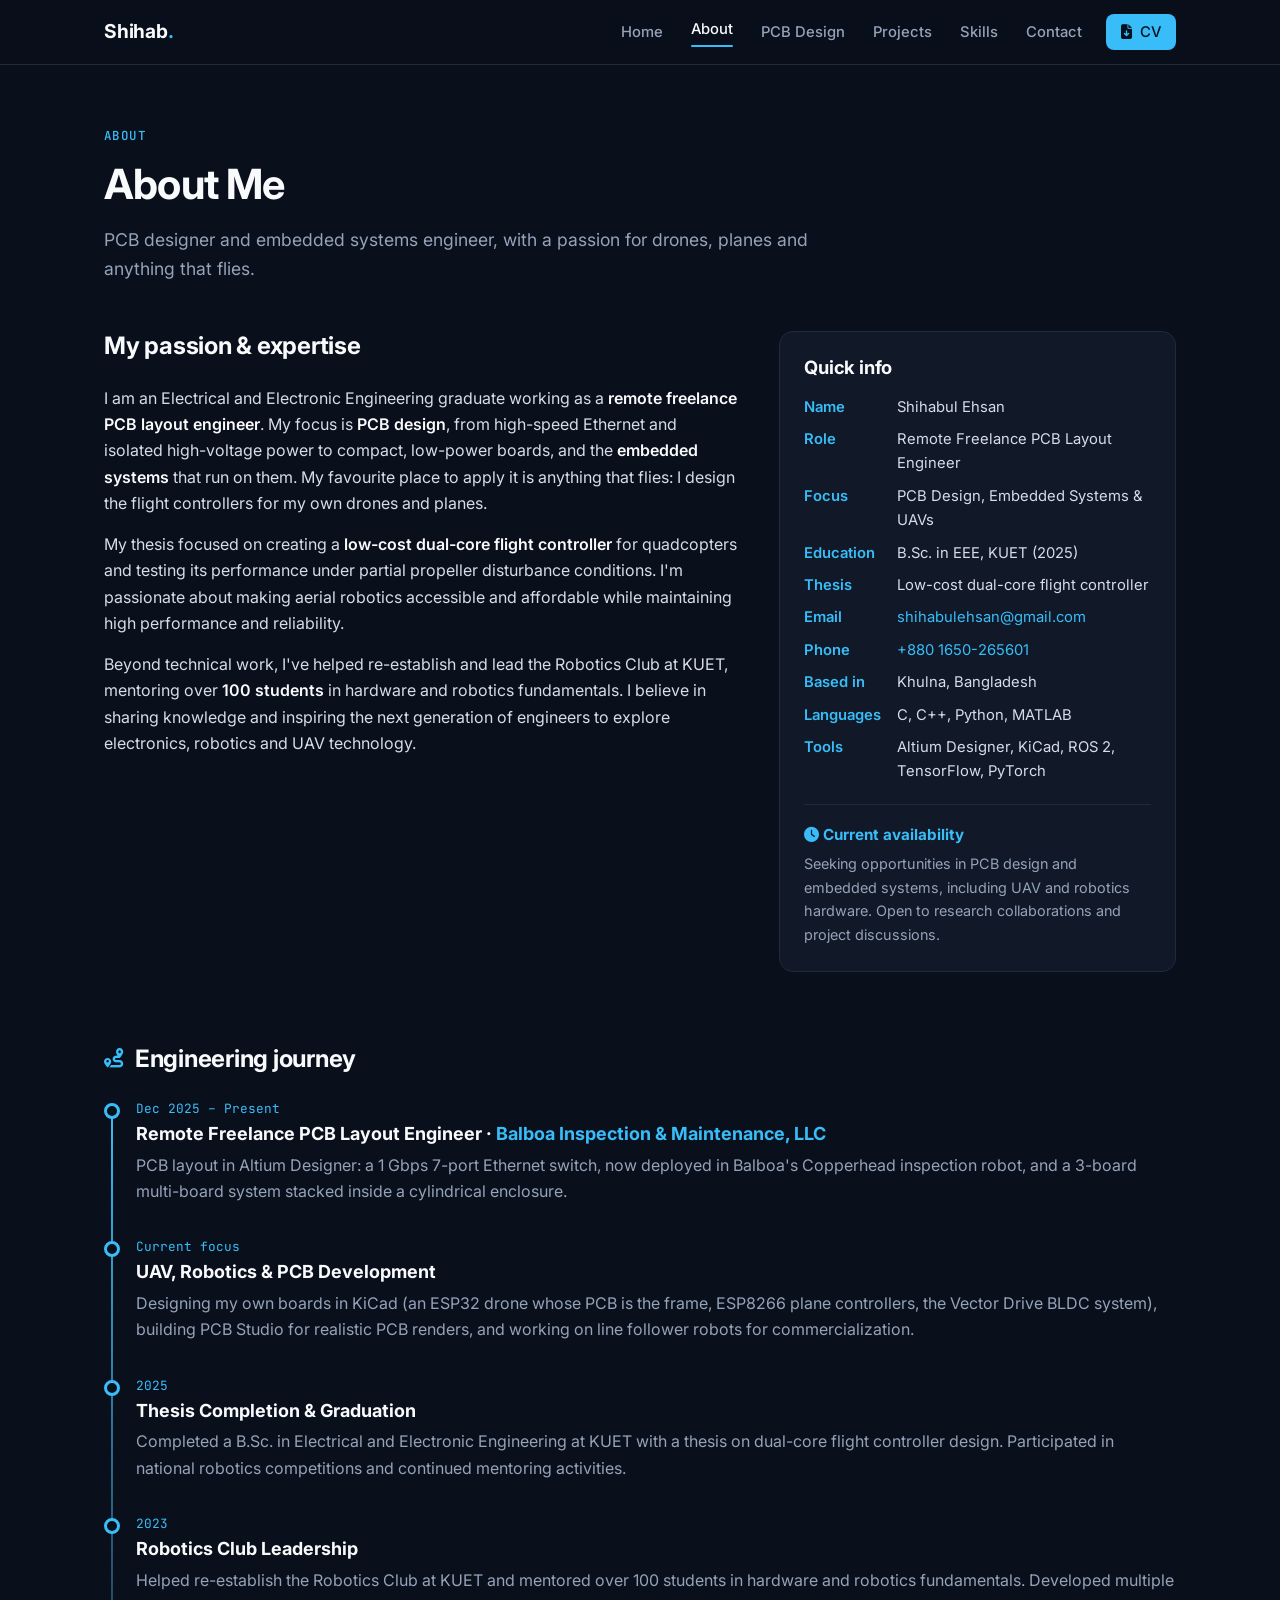
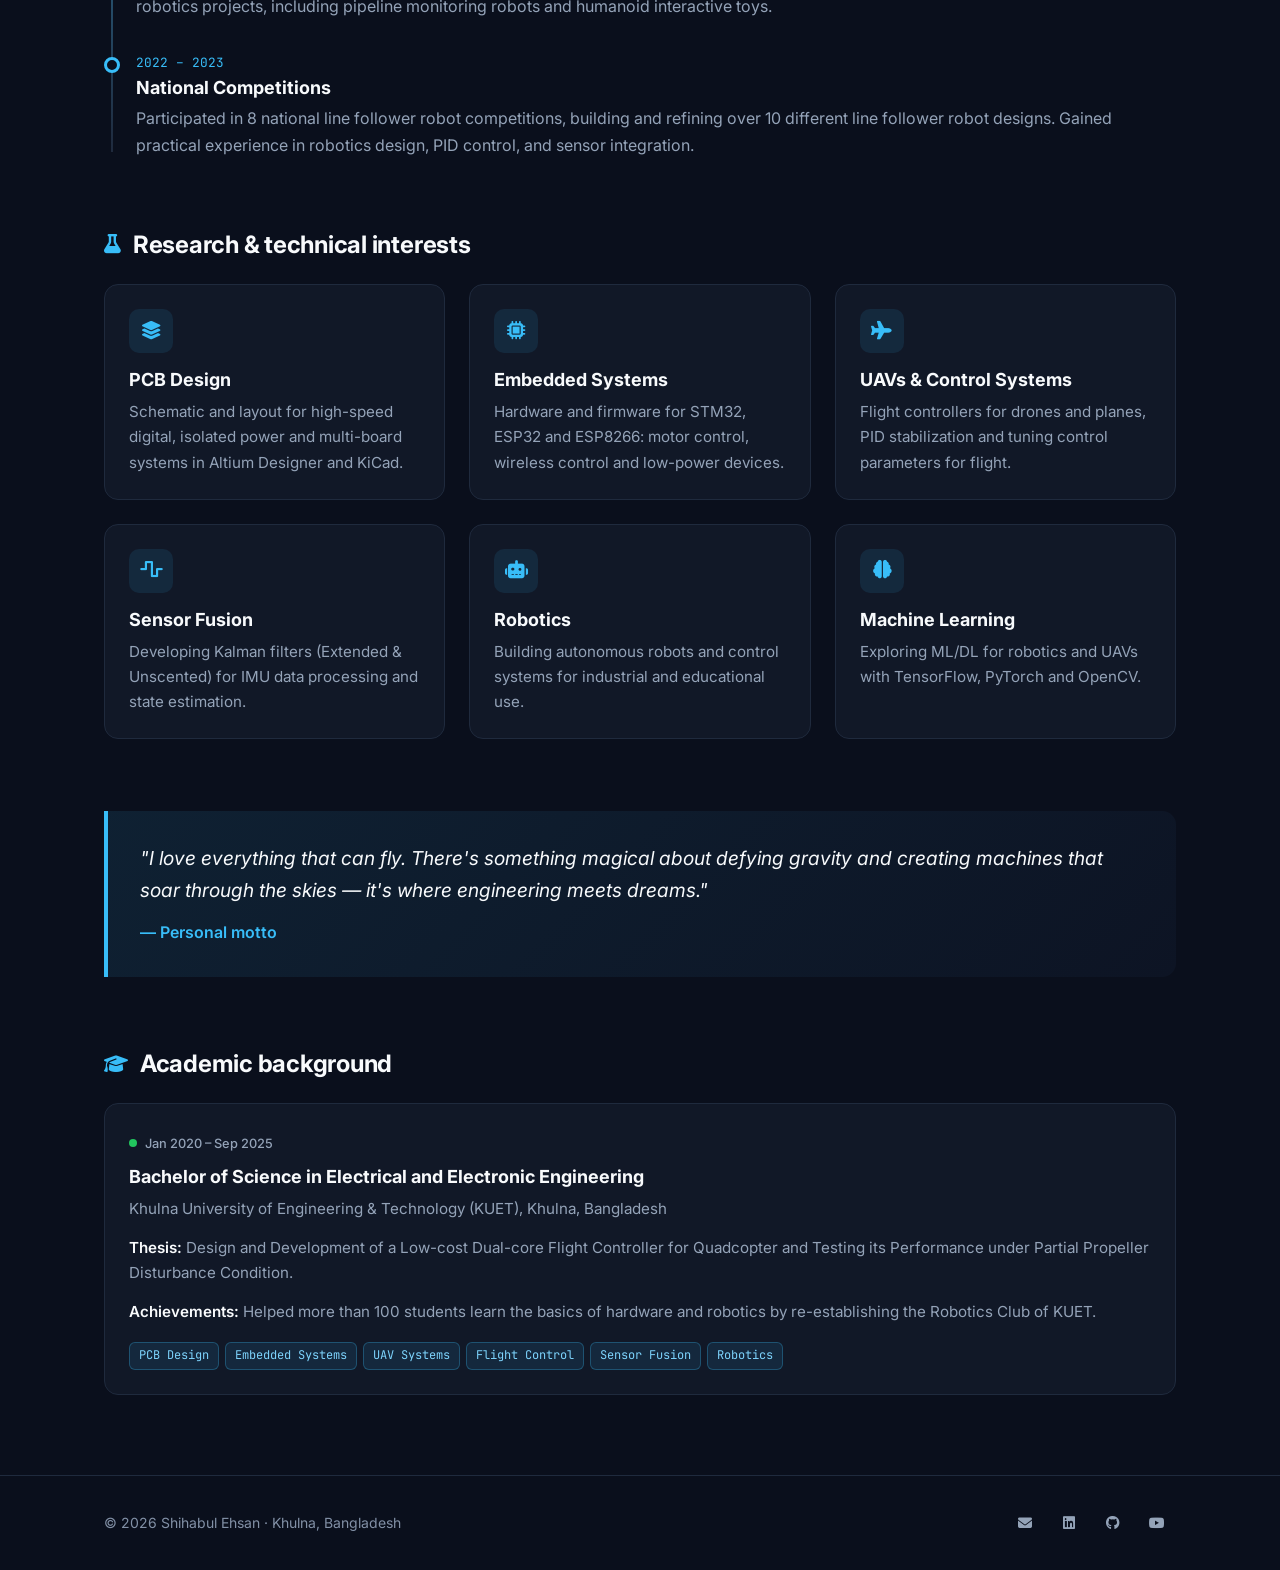
<file: about.html>
<!DOCTYPE html>
<html lang="en">
<head>
    <meta charset="UTF-8">
    <meta name="viewport" content="width=device-width, initial-scale=1">
    <title>About | Shihabul Ehsan</title>
    <meta name="description" content="About Shihabul Ehsan: PCB designer and embedded systems engineer, remote freelance PCB layout engineer, EEE graduate from KUET who builds drones and planes.">
    <link rel="canonical" href="https://shihabul-glitch.github.io/about.html">
    <link rel="icon" href="favicon.ico" sizes="any">
    <link rel="icon" type="image/png" sizes="32x32" href="images/favicon-32.png">
    <link rel="apple-touch-icon" href="images/apple-touch-icon.png">
    <meta name="theme-color" content="#0a0f1c">
    <meta property="og:type" content="website">
    <meta property="og:site_name" content="Shihabul Ehsan">
    <meta property="og:title" content="About | Shihabul Ehsan">
    <meta property="og:description" content="About Shihabul Ehsan: PCB designer and embedded systems engineer, remote freelance PCB layout engineer, EEE graduate from KUET who builds drones and planes.">
    <meta property="og:url" content="https://shihabul-glitch.github.io/about.html">
    <meta property="og:image" content="https://shihabul-glitch.github.io/images/og-card.jpg">
    <meta property="og:image:width" content="1200">
    <meta property="og:image:height" content="630">
    <meta name="twitter:card" content="summary_large_image">
    <link rel="preconnect" href="https://fonts.googleapis.com">
    <link rel="preconnect" href="https://fonts.gstatic.com" crossorigin>
    <link rel="stylesheet" href="https://fonts.googleapis.com/css2?family=Inter:wght@400;500;600;700&family=JetBrains+Mono:wght@500&display=swap">
    <link rel="stylesheet" href="https://cdnjs.cloudflare.com/ajax/libs/font-awesome/6.4.0/css/all.min.css">
    <link rel="stylesheet" href="css/style.css">
</head>
<body>

<nav class="site-nav">
    <div class="container nav-inner">
        <a class="nav-brand" href="index.html">Shihab<span>.</span></a>
        <button class="nav-toggle" aria-label="Open menu" aria-expanded="false"><i class="fas fa-bars"></i></button>
        <ul class="nav-links">
            <li><a href="index.html">Home</a></li>
            <li><a href="about.html" class="active">About</a></li>
            <li><a href="pcb.html">PCB Design</a></li>
            <li><a href="projects.html">Projects</a></li>
            <li><a href="skills.html">Skills</a></li>
            <li><a href="contact.html">Contact</a></li>
            <li class="nav-cta"><a class="btn btn-primary btn-sm" href="files/Shihabul_Ehsan_CV.pdf" target="_blank" rel="noopener"><i class="fas fa-file-arrow-down"></i> CV</a></li>
        </ul>
    </div>
</nav>

<main>
    <div class="container">

        <header class="page-head">
            <p class="eyebrow">About</p>
            <h1 class="page-title">About Me</h1>
            <p class="lead">
                PCB designer and embedded systems engineer, with a passion for drones, planes and
                anything that flies.
            </p>
        </header>

        <section class="grid grid-aside">
            <div>
                <h2 class="section-title">My passion &amp; expertise</h2>
                <p>
                    I am an Electrical and Electronic Engineering graduate working as a <strong>remote freelance
                    PCB layout engineer</strong>. My focus is <strong>PCB design</strong>, from high-speed Ethernet and
                    isolated high-voltage power to compact, low-power boards, and the <strong>embedded
                    systems</strong> that run on them. My favourite place to apply it is anything that flies:
                    I design the flight controllers for my own drones and planes.
                </p>
                <p>
                    My thesis focused on creating a <strong>low-cost dual-core flight controller</strong>
                    for quadcopters and testing its performance under partial propeller disturbance conditions.
                    I'm passionate about making aerial robotics accessible and affordable while maintaining
                    high performance and reliability.
                </p>
                <p>
                    Beyond technical work, I've helped re-establish and lead the Robotics Club at KUET,
                    mentoring over <strong>100 students</strong> in hardware and robotics fundamentals.
                    I believe in sharing knowledge and inspiring the next generation of engineers to
                    explore electronics, robotics and UAV technology.
                </p>
            </div>

            <aside class="card">
                <h2 class="section-title" style="font-size: 1.15rem; margin-bottom: 16px;">Quick info</h2>
                <dl class="info-list">
                    <dt>Name</dt>       <dd>Shihabul Ehsan</dd>
                    <dt>Role</dt>       <dd>Remote Freelance PCB Layout Engineer</dd>
                    <dt>Focus</dt>      <dd>PCB Design, Embedded Systems &amp; UAVs</dd>
                    <dt>Education</dt>  <dd>B.Sc. in EEE, KUET (2025)</dd>
                    <dt>Thesis</dt>     <dd>Low-cost dual-core flight controller</dd>
                    <dt>Email</dt>      <dd><a href="mailto:shihabulehsan@gmail.com">shihabulehsan@gmail.com</a></dd>
                    <dt>Phone</dt>      <dd><a href="tel:+8801650265601">+880 1650-265601</a></dd>
                    <dt>Based in</dt>   <dd>Khulna, Bangladesh</dd>
                    <dt>Languages</dt>  <dd>C, C++, Python, MATLAB</dd>
                    <dt>Tools</dt>      <dd>Altium Designer, KiCad, ROS 2, TensorFlow, PyTorch</dd>
                </dl>
                <div class="aside-block">
                    <h4><i class="fas fa-clock"></i> Current availability</h4>
                    <p>
                        Seeking opportunities in PCB design and embedded systems, including UAV and robotics hardware.
                        Open to research collaborations and project discussions.
                    </p>
                </div>
            </aside>
        </section>

        <section class="section">
            <h2 class="section-title"><i class="fas fa-route"></i> Engineering journey</h2>
            <div class="timeline">
                <div class="timeline-item">
                    <div class="timeline-date">Dec 2025 – Present</div>
                    <h3>Remote Freelance PCB Layout Engineer · <a href="https://www.balboa-im.com/" target="_blank" rel="noopener">Balboa Inspection &amp; Maintenance, LLC</a></h3>
                    <p>
                        PCB layout in Altium Designer: a 1 Gbps 7-port Ethernet switch, now deployed in Balboa's
                        Copperhead inspection robot, and a 3-board multi-board system stacked inside a
                        cylindrical enclosure.
                    </p>
                </div>
                <div class="timeline-item">
                    <div class="timeline-date">Current focus</div>
                    <h3>UAV, Robotics &amp; PCB Development</h3>
                    <p>
                        Designing my own boards in KiCad (an ESP32 drone whose PCB is the frame, ESP8266 plane
                        controllers, the Vector Drive BLDC system), building PCB Studio for realistic PCB renders,
                        and working on line follower robots for commercialization.
                    </p>
                </div>
                <div class="timeline-item">
                    <div class="timeline-date">2025</div>
                    <h3>Thesis Completion &amp; Graduation</h3>
                    <p>
                        Completed a B.Sc. in Electrical and Electronic Engineering at KUET with a
                        thesis on dual-core flight controller design. Participated in national
                        robotics competitions and continued mentoring activities.
                    </p>
                </div>
                <div class="timeline-item">
                    <div class="timeline-date">2023</div>
                    <h3>Robotics Club Leadership</h3>
                    <p>
                        Helped re-establish the Robotics Club at KUET and mentored over 100 students
                        in hardware and robotics fundamentals. Developed multiple robotics projects,
                        including pipeline monitoring robots and humanoid interactive toys.
                    </p>
                </div>
                <div class="timeline-item">
                    <div class="timeline-date">2022 – 2023</div>
                    <h3>National Competitions</h3>
                    <p>
                        Participated in 8 national line follower robot competitions, building and
                        refining over 10 different line follower robot designs. Gained practical
                        experience in robotics design, PID control, and sensor integration.
                    </p>
                </div>
            </div>
        </section>

        <section class="section">
            <h2 class="section-title"><i class="fas fa-flask"></i> Research &amp; technical interests</h2>
            <div class="grid grid-3">
                <div class="card card-hover">
                    <div class="icon-badge"><i class="fas fa-layer-group"></i></div>
                    <h3>PCB Design</h3>
                    <p>Schematic and layout for high-speed digital, isolated power and multi-board systems in Altium Designer and KiCad.</p>
                </div>
                <div class="card card-hover">
                    <div class="icon-badge"><i class="fas fa-microchip"></i></div>
                    <h3>Embedded Systems</h3>
                    <p>Hardware and firmware for STM32, ESP32 and ESP8266: motor control, wireless control and low-power devices.</p>
                </div>
                <div class="card card-hover">
                    <div class="icon-badge"><i class="fas fa-plane"></i></div>
                    <h3>UAVs &amp; Control Systems</h3>
                    <p>Flight controllers for drones and planes, PID stabilization and tuning control parameters for flight.</p>
                </div>
                <div class="card card-hover">
                    <div class="icon-badge"><i class="fas fa-wave-square"></i></div>
                    <h3>Sensor Fusion</h3>
                    <p>Developing Kalman filters (Extended &amp; Unscented) for IMU data processing and state estimation.</p>
                </div>
                <div class="card card-hover">
                    <div class="icon-badge"><i class="fas fa-robot"></i></div>
                    <h3>Robotics</h3>
                    <p>Building autonomous robots and control systems for industrial and educational use.</p>
                </div>
                <div class="card card-hover">
                    <div class="icon-badge"><i class="fas fa-brain"></i></div>
                    <h3>Machine Learning</h3>
                    <p>Exploring ML/DL for robotics and UAVs with TensorFlow, PyTorch and OpenCV.</p>
                </div>
            </div>
        </section>

        <section class="section">
            <blockquote class="quote">
                <p>"I love everything that can fly. There's something magical about defying gravity
                and creating machines that soar through the skies — it's where engineering meets dreams."</p>
                <cite>— Personal motto</cite>
            </blockquote>
        </section>

        <section class="section">
            <h2 class="section-title"><i class="fas fa-graduation-cap"></i> Academic background</h2>
            <div class="card">
                <span class="status status--done">Jan 2020 – Sep 2025</span>
                <h3>Bachelor of Science in Electrical and Electronic Engineering</h3>
                <p>Khulna University of Engineering &amp; Technology (KUET), Khulna, Bangladesh</p>
                <p><strong>Thesis:</strong> Design and Development of a Low-cost Dual-core Flight Controller
                    for Quadcopter and Testing its Performance under Partial Propeller Disturbance Condition.</p>
                <p><strong>Achievements:</strong> Helped more than 100 students learn the basics of hardware
                    and robotics by re-establishing the Robotics Club of KUET.</p>
                <div class="tags" style="margin-top: 18px;">
                    <span class="tag">PCB Design</span>
                    <span class="tag">Embedded Systems</span>
                    <span class="tag">UAV Systems</span>
                    <span class="tag">Flight Control</span>
                    <span class="tag">Sensor Fusion</span>
                    <span class="tag">Robotics</span>
                </div>
            </div>
        </section>

    </div>
</main>

<footer class="site-footer">
    <div class="container footer-inner">
        <p>© <span class="year">2026</span> Shihabul Ehsan · Khulna, Bangladesh</p>
        <div class="footer-social">
            <a href="mailto:shihabulehsan@gmail.com" aria-label="Email"><i class="fas fa-envelope"></i></a>
            <a href="https://www.linkedin.com/in/shihabul-ehsan-132464304/" target="_blank" rel="noopener" aria-label="LinkedIn"><i class="fab fa-linkedin"></i></a>
            <a href="https://github.com/Shihabul-glitch" target="_blank" rel="noopener" aria-label="GitHub"><i class="fab fa-github"></i></a>
            <a href="https://www.youtube.com/@have_fun1107" target="_blank" rel="noopener" aria-label="YouTube"><i class="fab fa-youtube"></i></a>
        </div>
    </div>
</footer>

<script src="js/script.js"></script>
</body>
</html>
</file>
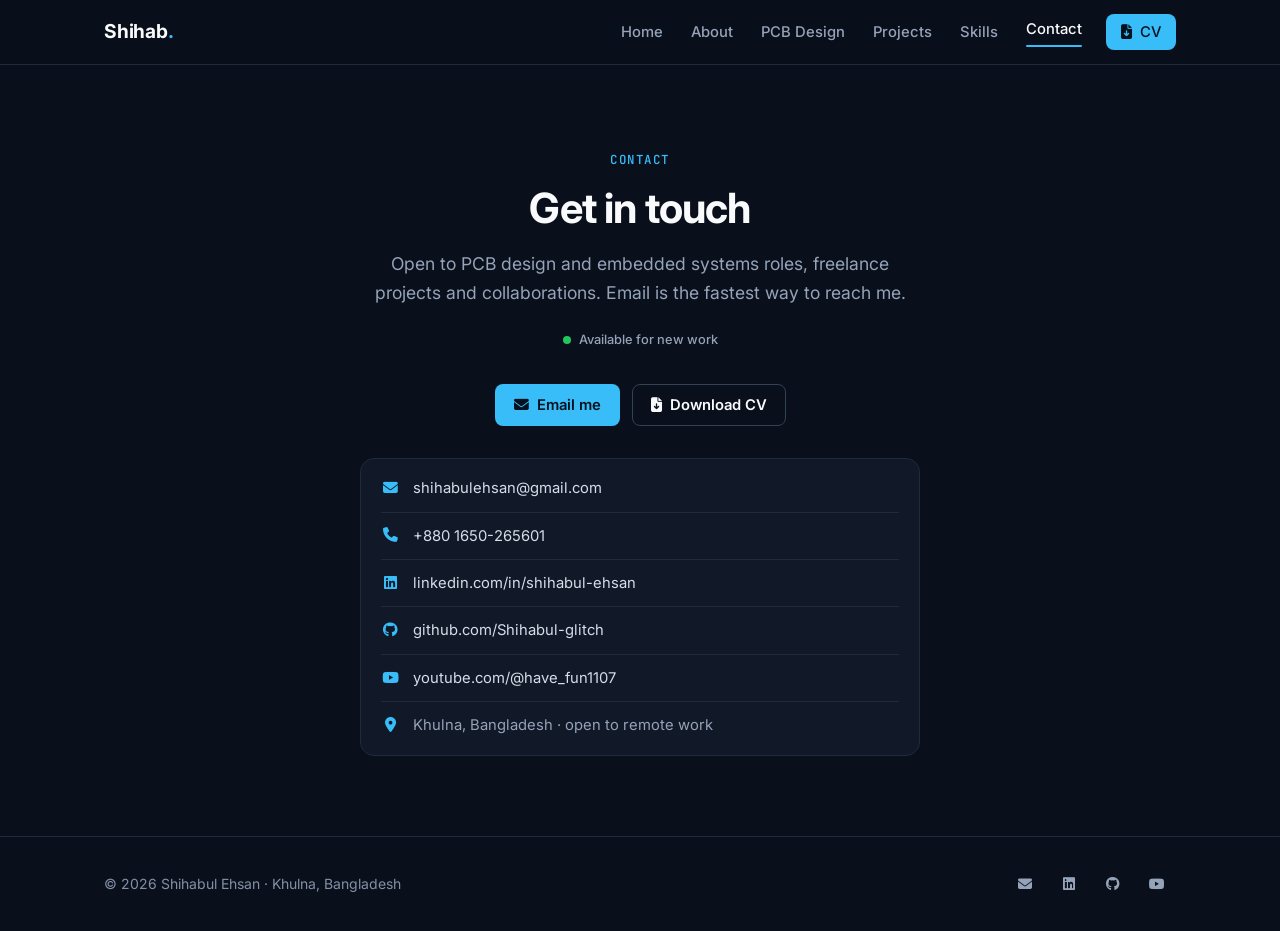
<file: contact.html>
<!DOCTYPE html>
<html lang="en">
<head>
    <meta charset="UTF-8">
    <meta name="viewport" content="width=device-width, initial-scale=1">
    <title>Contact | Shihabul Ehsan</title>
    <meta name="description" content="Contact Shihabul Ehsan for PCB design, embedded systems and UAV hardware opportunities.">
    <link rel="canonical" href="https://shihabul-glitch.github.io/contact.html">
    <link rel="icon" href="favicon.ico" sizes="any">
    <link rel="icon" type="image/png" sizes="32x32" href="images/favicon-32.png">
    <link rel="apple-touch-icon" href="images/apple-touch-icon.png">
    <meta name="theme-color" content="#0a0f1c">
    <meta property="og:type" content="website">
    <meta property="og:site_name" content="Shihabul Ehsan">
    <meta property="og:title" content="Contact | Shihabul Ehsan">
    <meta property="og:description" content="Contact Shihabul Ehsan for PCB design, embedded systems and UAV hardware opportunities.">
    <meta property="og:url" content="https://shihabul-glitch.github.io/contact.html">
    <meta property="og:image" content="https://shihabul-glitch.github.io/images/og-card.jpg">
    <meta property="og:image:width" content="1200">
    <meta property="og:image:height" content="630">
    <meta name="twitter:card" content="summary_large_image">
    <link rel="preconnect" href="https://fonts.googleapis.com">
    <link rel="preconnect" href="https://fonts.gstatic.com" crossorigin>
    <link rel="stylesheet" href="https://fonts.googleapis.com/css2?family=Inter:wght@400;500;600;700&family=JetBrains+Mono:wght@500&display=swap">
    <link rel="stylesheet" href="https://cdnjs.cloudflare.com/ajax/libs/font-awesome/6.4.0/css/all.min.css">
    <link rel="stylesheet" href="css/style.css">
</head>
<body>

<nav class="site-nav">
    <div class="container nav-inner">
        <a class="nav-brand" href="index.html">Shihab<span>.</span></a>
        <button class="nav-toggle" aria-label="Open menu" aria-expanded="false"><i class="fas fa-bars"></i></button>
        <ul class="nav-links">
            <li><a href="index.html">Home</a></li>
            <li><a href="about.html">About</a></li>
            <li><a href="pcb.html">PCB Design</a></li>
            <li><a href="projects.html">Projects</a></li>
            <li><a href="skills.html">Skills</a></li>
            <li><a href="contact.html" class="active">Contact</a></li>
            <li class="nav-cta"><a class="btn btn-primary btn-sm" href="files/Shihabul_Ehsan_CV.pdf" target="_blank" rel="noopener"><i class="fas fa-file-arrow-down"></i> CV</a></li>
        </ul>
    </div>
</nav>

<main>
    <div class="container">
        <section class="contact-box">
            <p class="eyebrow">Contact</p>
            <h1 class="page-title">Get in touch</h1>
            <p class="lead">
                Open to PCB design and embedded systems roles, freelance projects and collaborations.
                Email is the fastest way to reach me.
            </p>
            <span class="status status--live">Available for new work</span>

            <div class="btn-row contact-actions">
                <a href="mailto:shihabulehsan@gmail.com" class="btn btn-primary"><i class="fas fa-envelope"></i> Email me</a>
                <a href="files/Shihabul_Ehsan_CV.pdf" target="_blank" rel="noopener" class="btn btn-outline"><i class="fas fa-file-arrow-down"></i> Download CV</a>
            </div>

            <ul class="contact-list">
                <li><i class="fas fa-envelope"></i><a href="mailto:shihabulehsan@gmail.com">shihabulehsan@gmail.com</a></li>
                <li><i class="fas fa-phone"></i><a href="tel:+8801650265601">+880 1650-265601</a></li>
                <li><i class="fab fa-linkedin"></i><a href="https://www.linkedin.com/in/shihabul-ehsan-132464304/" target="_blank" rel="noopener">linkedin.com/in/shihabul-ehsan</a></li>
                <li><i class="fab fa-github"></i><a href="https://github.com/Shihabul-glitch" target="_blank" rel="noopener">github.com/Shihabul-glitch</a></li>
                <li><i class="fab fa-youtube"></i><a href="https://www.youtube.com/@have_fun1107" target="_blank" rel="noopener">youtube.com/@have_fun1107</a></li>
                <li><i class="fas fa-location-dot"></i><span>Khulna, Bangladesh · open to remote work</span></li>
            </ul>
        </section>
    </div>
</main>

<footer class="site-footer">
    <div class="container footer-inner">
        <p>© <span class="year">2026</span> Shihabul Ehsan · Khulna, Bangladesh</p>
        <div class="footer-social">
            <a href="mailto:shihabulehsan@gmail.com" aria-label="Email"><i class="fas fa-envelope"></i></a>
            <a href="https://www.linkedin.com/in/shihabul-ehsan-132464304/" target="_blank" rel="noopener" aria-label="LinkedIn"><i class="fab fa-linkedin"></i></a>
            <a href="https://github.com/Shihabul-glitch" target="_blank" rel="noopener" aria-label="GitHub"><i class="fab fa-github"></i></a>
            <a href="https://www.youtube.com/@have_fun1107" target="_blank" rel="noopener" aria-label="YouTube"><i class="fab fa-youtube"></i></a>
        </div>
    </div>
</footer>

<script src="js/script.js"></script>
</body>
</html>
</file>
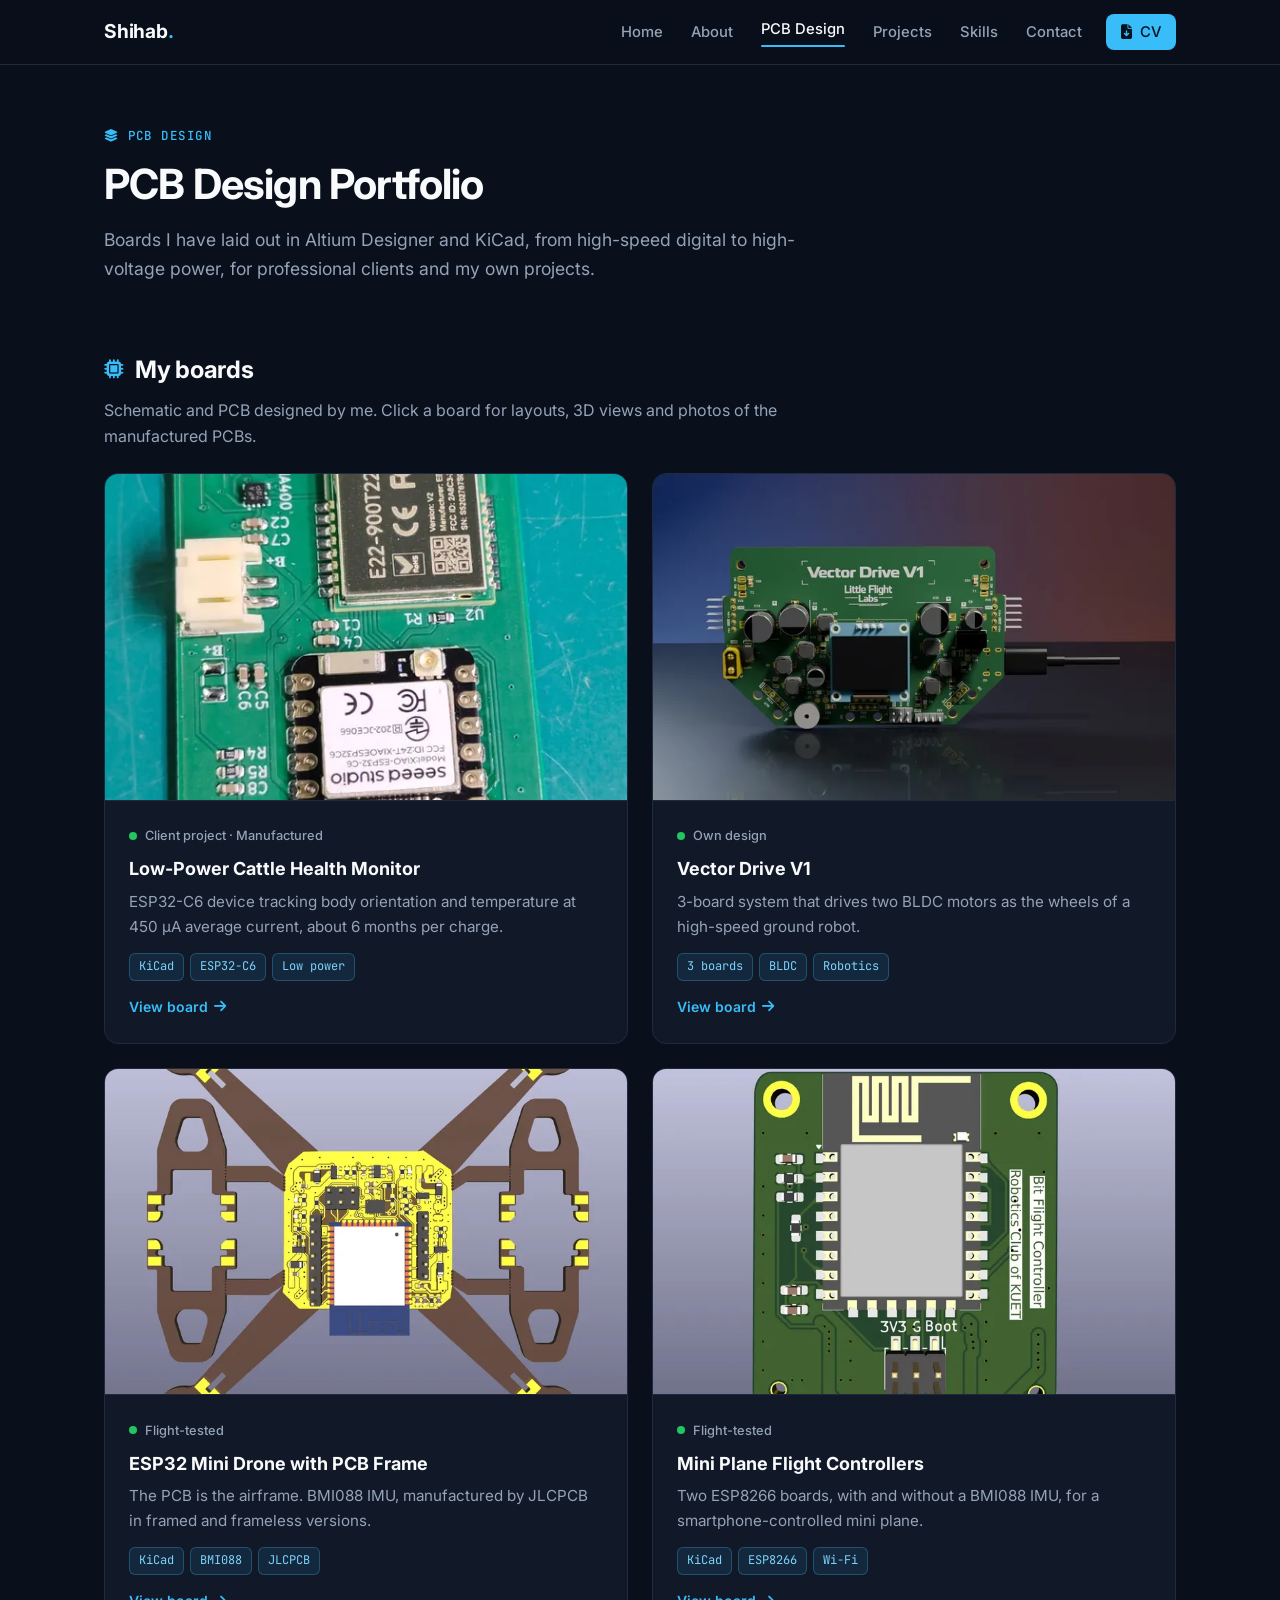
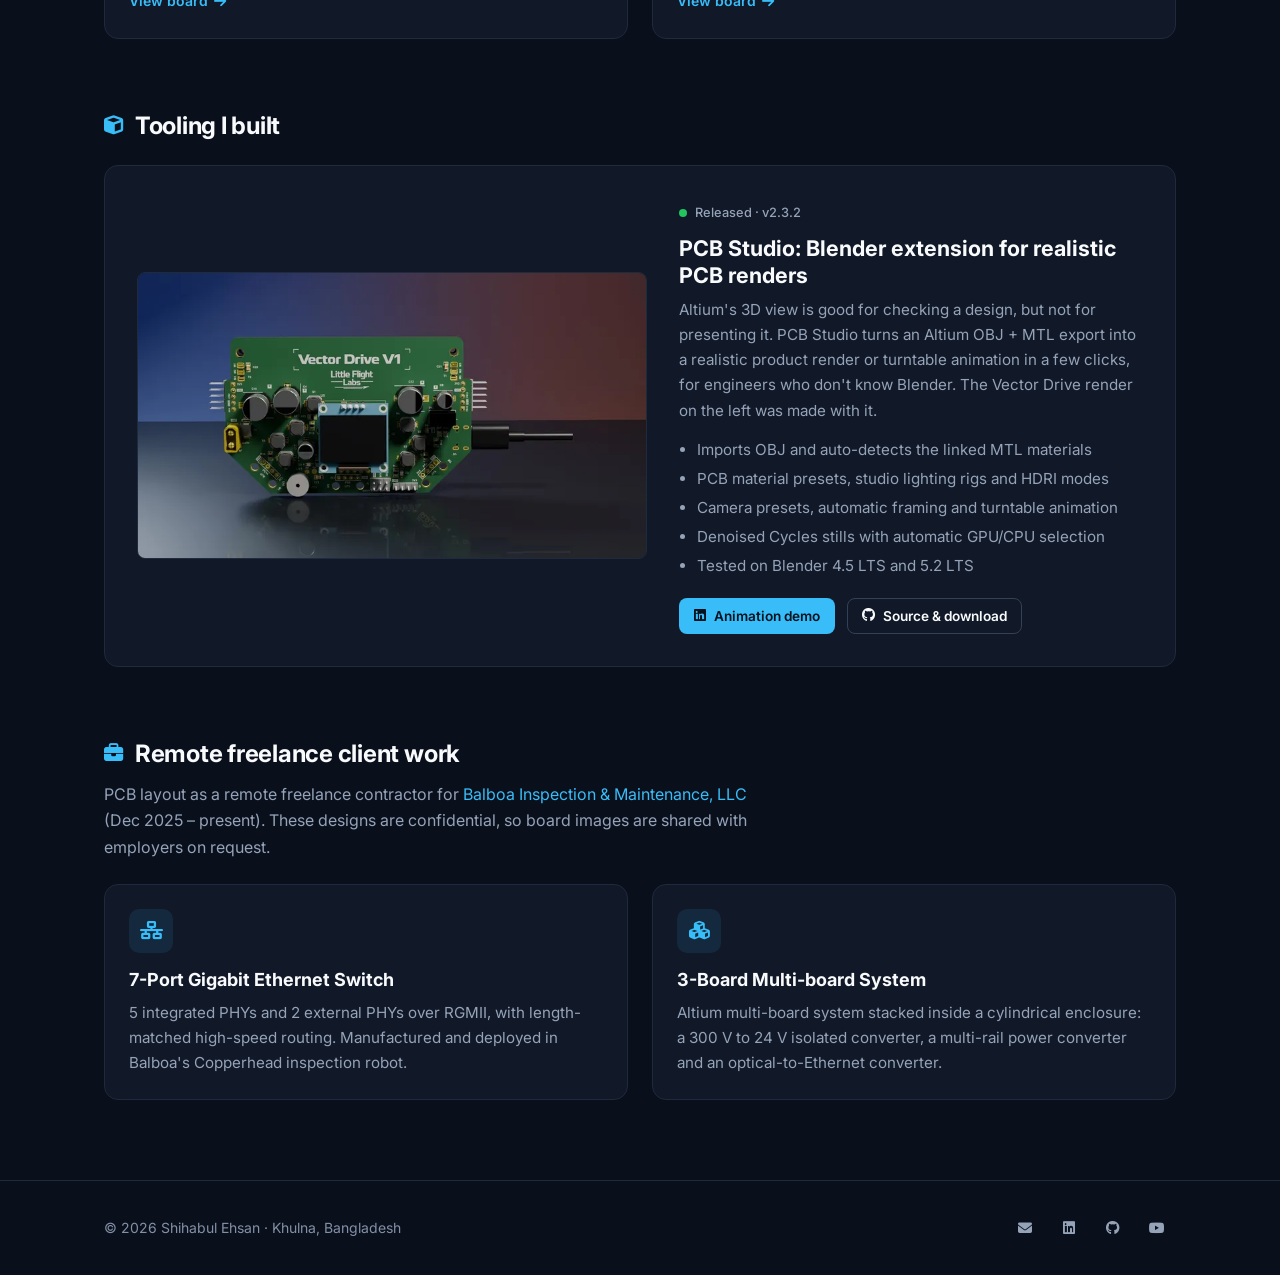
<file: pcb.html>
<!DOCTYPE html>
<html lang="en">
<head>
    <meta charset="UTF-8">
    <meta name="viewport" content="width=device-width, initial-scale=1">
    <title>PCB Design | Shihabul Ehsan</title>
    <meta name="description" content="PCB design portfolio of Shihabul Ehsan — boards designed in Altium Designer and KiCad, plus PCB Studio, a Blender extension for PCB renders.">
    <link rel="canonical" href="https://shihabul-glitch.github.io/pcb.html">
    <link rel="icon" href="favicon.ico" sizes="any">
    <link rel="icon" type="image/png" sizes="32x32" href="images/favicon-32.png">
    <link rel="apple-touch-icon" href="images/apple-touch-icon.png">
    <meta name="theme-color" content="#0a0f1c">
    <meta property="og:type" content="website">
    <meta property="og:site_name" content="Shihabul Ehsan">
    <meta property="og:title" content="PCB Design | Shihabul Ehsan">
    <meta property="og:description" content="PCB design portfolio of Shihabul Ehsan — boards designed in Altium Designer and KiCad, plus PCB Studio, a Blender extension for PCB renders.">
    <meta property="og:url" content="https://shihabul-glitch.github.io/pcb.html">
    <meta property="og:image" content="https://shihabul-glitch.github.io/images/og-card.jpg">
    <meta property="og:image:width" content="1200">
    <meta property="og:image:height" content="630">
    <meta name="twitter:card" content="summary_large_image">
    <link rel="preconnect" href="https://fonts.googleapis.com">
    <link rel="preconnect" href="https://fonts.gstatic.com" crossorigin>
    <link rel="stylesheet" href="https://fonts.googleapis.com/css2?family=Inter:wght@400;500;600;700&family=JetBrains+Mono:wght@500&display=swap">
    <link rel="stylesheet" href="https://cdnjs.cloudflare.com/ajax/libs/font-awesome/6.4.0/css/all.min.css">
    <link rel="stylesheet" href="css/style.css">
</head>
<body>

<nav class="site-nav">
    <div class="container nav-inner">
        <a class="nav-brand" href="index.html">Shihab<span>.</span></a>
        <button class="nav-toggle" aria-label="Open menu" aria-expanded="false"><i class="fas fa-bars"></i></button>
        <ul class="nav-links">
            <li><a href="index.html">Home</a></li>
            <li><a href="about.html">About</a></li>
            <li><a href="pcb.html" class="active">PCB Design</a></li>
            <li><a href="projects.html">Projects</a></li>
            <li><a href="skills.html">Skills</a></li>
            <li><a href="contact.html">Contact</a></li>
            <li class="nav-cta"><a class="btn btn-primary btn-sm" href="files/Shihabul_Ehsan_CV.pdf" target="_blank" rel="noopener"><i class="fas fa-file-arrow-down"></i> CV</a></li>
        </ul>
    </div>
</nav>

<main>
    <div class="container">

        <header class="page-head">
            <p class="eyebrow"><i class="fas fa-layer-group"></i> PCB Design</p>
            <h1 class="page-title">PCB Design Portfolio</h1>
            <p class="lead">
                Boards I have laid out in Altium Designer and KiCad, from high-speed digital
                to high-voltage power, for professional clients and my own projects.
            </p>
        </header>

        <!-- ============ Own boards (images OK: own designs) ============ -->
        <section class="section">
            <h2 class="section-title"><i class="fas fa-microchip"></i> My boards</h2>
            <p class="section-sub">Schematic and PCB designed by me. Click a board for layouts, 3D views and photos of the manufactured PCBs.</p>
            <div class="grid grid-2">
                <a class="card card-hover pcb-card" href="pcb/cattle-health-monitor.html">
                    <div class="pcb-media"><img src="images/pcb/cattle-health-monitor/2-manufactured-board-pcbway-thumb.webp" alt="Manufactured cattle health monitor PCB" loading="lazy"></div>
                    <div class="pcb-body">
                        <span class="status status--done">Client project · Manufactured</span>
                        <h3>Low-Power Cattle Health Monitor</h3>
                        <p>ESP32-C6 device tracking body orientation and temperature at 450 µA average current, about 6 months per charge.</p>
                        <div class="tags"><span class="tag">KiCad</span><span class="tag">ESP32-C6</span><span class="tag">Low power</span></div>
                        <span class="more">View board <i class="fas fa-arrow-right"></i></span>
                    </div>
                </a>
                <a class="card card-hover pcb-card" href="pcb/vector-drive-v1.html">
                    <div class="pcb-media"><img src="images/pcb/vector-drive-v1/1-render-thumb.webp" alt="Vector Drive V1 PCB render" loading="lazy"></div>
                    <div class="pcb-body">
                        <span class="status status--done">Own design</span>
                        <h3>Vector Drive V1</h3>
                        <p>3-board system that drives two BLDC motors as the wheels of a high-speed ground robot.</p>
                        <div class="tags"><span class="tag">3 boards</span><span class="tag">BLDC</span><span class="tag">Robotics</span></div>
                        <span class="more">View board <i class="fas fa-arrow-right"></i></span>
                    </div>
                </a>
                <a class="card card-hover pcb-card" href="pcb/esp-drone.html">
                    <div class="pcb-media"><img src="images/pcb/esp-drone/1-pcb-frame-3d-view-thumb.webp" alt="ESP32 drone PCB that doubles as the frame" loading="lazy"></div>
                    <div class="pcb-body">
                        <span class="status status--done">Flight-tested</span>
                        <h3>ESP32 Mini Drone with PCB Frame</h3>
                        <p>The PCB is the airframe. BMI088 IMU, manufactured by JLCPCB in framed and frameless versions.</p>
                        <div class="tags"><span class="tag">KiCad</span><span class="tag">BMI088</span><span class="tag">JLCPCB</span></div>
                        <span class="more">View board <i class="fas fa-arrow-right"></i></span>
                    </div>
                </a>
                <a class="card card-hover pcb-card" href="pcb/mini-plane-controllers.html">
                    <div class="pcb-media"><img src="images/pcb/plane-controller-imu/1-top-3d-view-thumb.webp" alt="Mini plane flight controller PCB" loading="lazy"></div>
                    <div class="pcb-body">
                        <span class="status status--done">Flight-tested</span>
                        <h3>Mini Plane Flight Controllers</h3>
                        <p>Two ESP8266 boards, with and without a BMI088 IMU, for a smartphone-controlled mini plane.</p>
                        <div class="tags"><span class="tag">KiCad</span><span class="tag">ESP8266</span><span class="tag">Wi-Fi</span></div>
                        <span class="more">View board <i class="fas fa-arrow-right"></i></span>
                    </div>
                </a>
            </div>
        </section>

        <!-- ============ PCB Studio ============ -->
        <section class="section" id="pcb-studio">
            <h2 class="section-title"><i class="fas fa-cube"></i> Tooling I built</h2>
            <div class="card showcase">
                <a class="pcb-media" href="images/pcb/vector-drive-v1/1-render.webp" data-lightbox data-caption="Vector Drive V1, rendered with PCB Studio">
                    <img src="images/pcb/vector-drive-v1/1-render-thumb.webp" alt="Photorealistic PCB render made with PCB Studio" loading="lazy">
                </a>
                <div>
                    <span class="status status--done">Released · v2.3.2</span>
                    <h3 style="font-size: 1.35rem;">PCB Studio: Blender extension for realistic PCB renders</h3>
                    <p>
                        Altium's 3D view is good for checking a design, but not for presenting it. PCB Studio
                        turns an Altium OBJ + MTL export into a realistic product render or turntable
                        animation in a few clicks, for engineers who don't know Blender. The Vector Drive
                        render on the left was made with it.
                    </p>
                    <ul>
                        <li>Imports OBJ and auto-detects the linked MTL materials</li>
                        <li>PCB material presets, studio lighting rigs and HDRI modes</li>
                        <li>Camera presets, automatic framing and turntable animation</li>
                        <li>Denoised Cycles stills with automatic GPU/CPU selection</li>
                        <li>Tested on Blender 4.5 LTS and 5.2 LTS</li>
                    </ul>
                    <div class="btn-row">
                        <a href="https://www.linkedin.com/feed/update/urn:li:activity:7491833083235549184/" target="_blank" rel="noopener" class="btn btn-primary btn-sm"><i class="fab fa-linkedin"></i> Animation demo</a>
                        <a href="https://github.com/Shihabul-glitch/Blender_PCB_Rendering" target="_blank" rel="noopener" class="btn btn-outline btn-sm"><i class="fab fa-github"></i> Source &amp; download</a>
                    </div>
                </div>
            </div>
        </section>

        <!-- ============ Client work: text only, never client images ============ -->
        <section class="section" id="client-work">
            <h2 class="section-title"><i class="fas fa-briefcase"></i> Remote freelance client work</h2>
            <p class="section-sub">
                PCB layout as a remote freelance contractor for <a href="https://www.balboa-im.com/" target="_blank" rel="noopener">Balboa Inspection &amp; Maintenance, LLC</a> (Dec 2025 – present).
                These designs are confidential, so board images are shared with employers on request.
            </p>
            <div class="grid grid-2">
                <article class="card">
                    <div class="icon-badge"><i class="fas fa-network-wired"></i></div>
                    <h3>7-Port Gigabit Ethernet Switch</h3>
                    <p>5 integrated PHYs and 2 external PHYs over RGMII, with length-matched high-speed routing. Manufactured and deployed in Balboa's Copperhead inspection robot.</p>
                </article>
                <article class="card">
                    <div class="icon-badge"><i class="fas fa-cubes"></i></div>
                    <h3>3-Board Multi-board System</h3>
                    <p>Altium multi-board system stacked inside a cylindrical enclosure: a 300 V to 24 V isolated converter, a multi-rail power converter and an optical-to-Ethernet converter.</p>
                </article>
            </div>
        </section>

    </div>
</main>

<footer class="site-footer">
    <div class="container footer-inner">
        <p>© <span class="year">2026</span> Shihabul Ehsan · Khulna, Bangladesh</p>
        <div class="footer-social">
            <a href="mailto:shihabulehsan@gmail.com" aria-label="Email"><i class="fas fa-envelope"></i></a>
            <a href="https://www.linkedin.com/in/shihabul-ehsan-132464304/" target="_blank" rel="noopener" aria-label="LinkedIn"><i class="fab fa-linkedin"></i></a>
            <a href="https://github.com/Shihabul-glitch" target="_blank" rel="noopener" aria-label="GitHub"><i class="fab fa-github"></i></a>
            <a href="https://www.youtube.com/@have_fun1107" target="_blank" rel="noopener" aria-label="YouTube"><i class="fab fa-youtube"></i></a>
        </div>
    </div>
</footer>

<script src="js/script.js"></script>
</body>
</html>
</file>
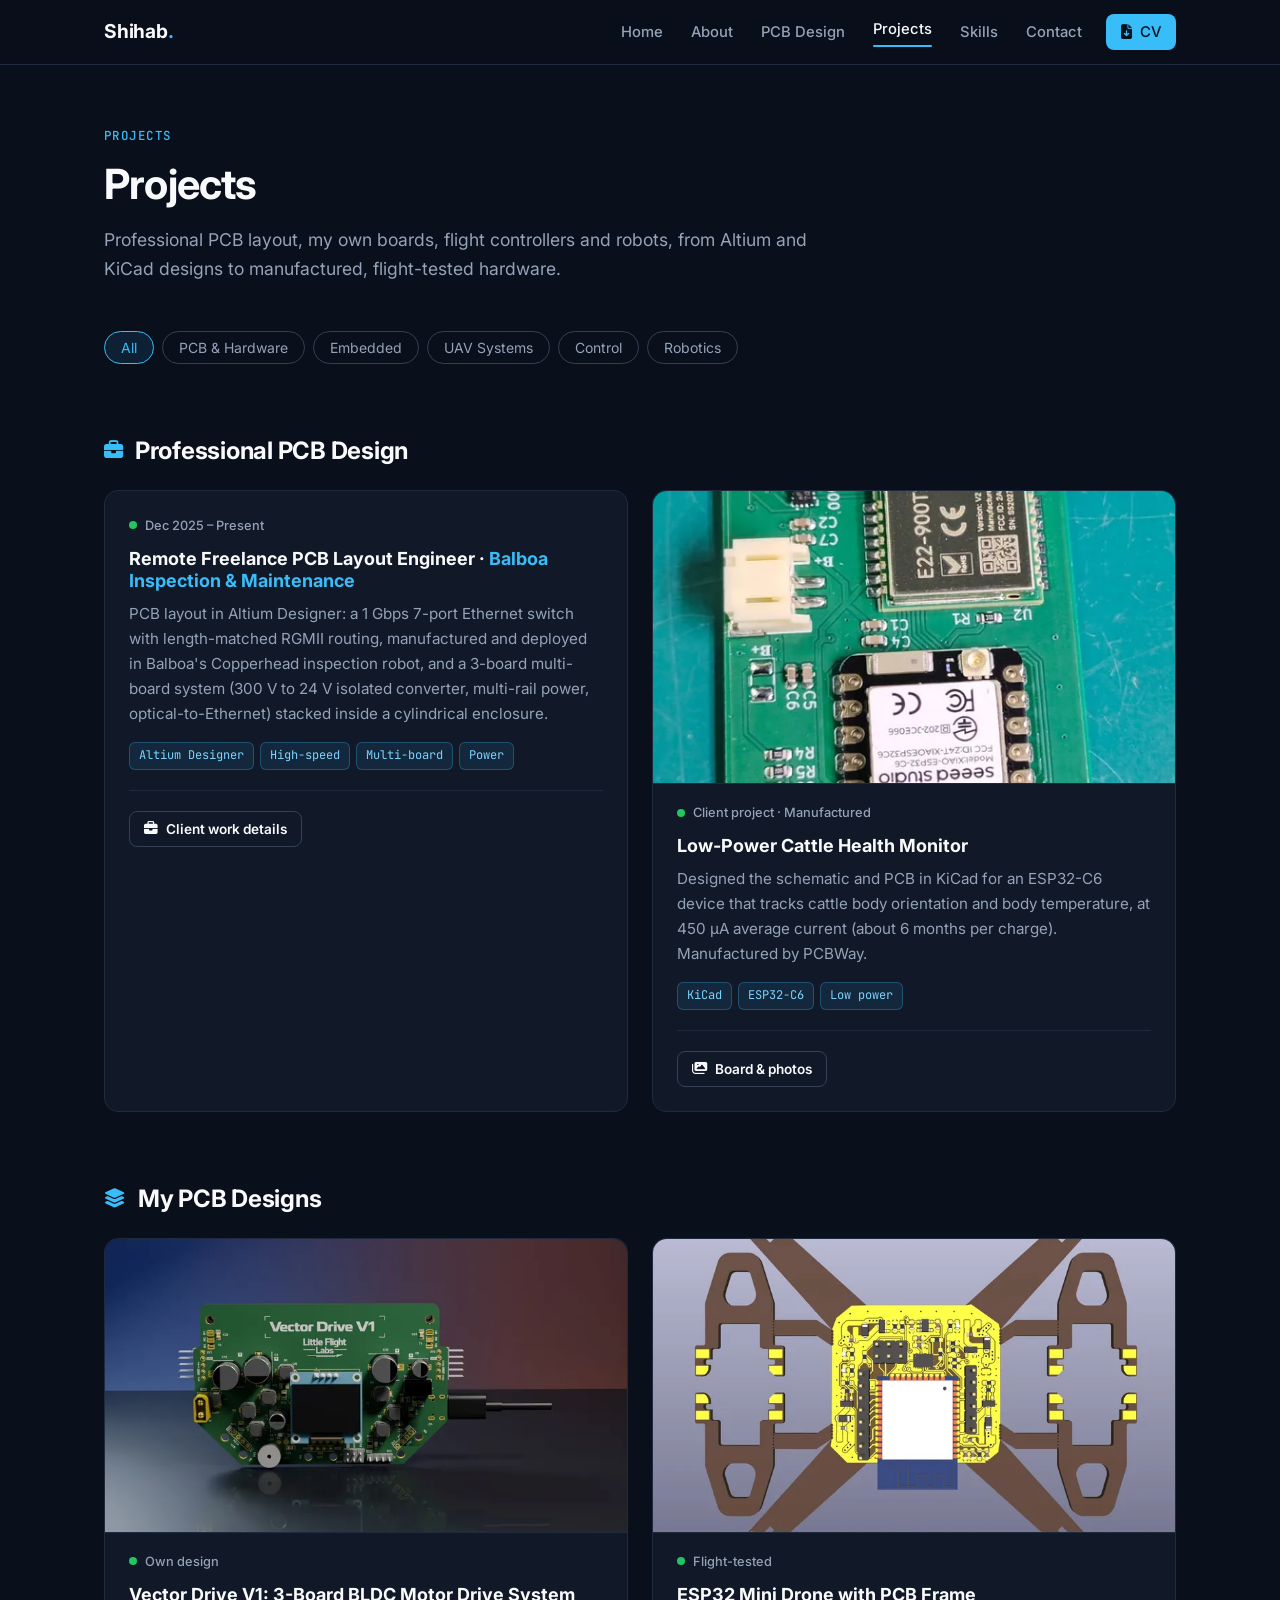
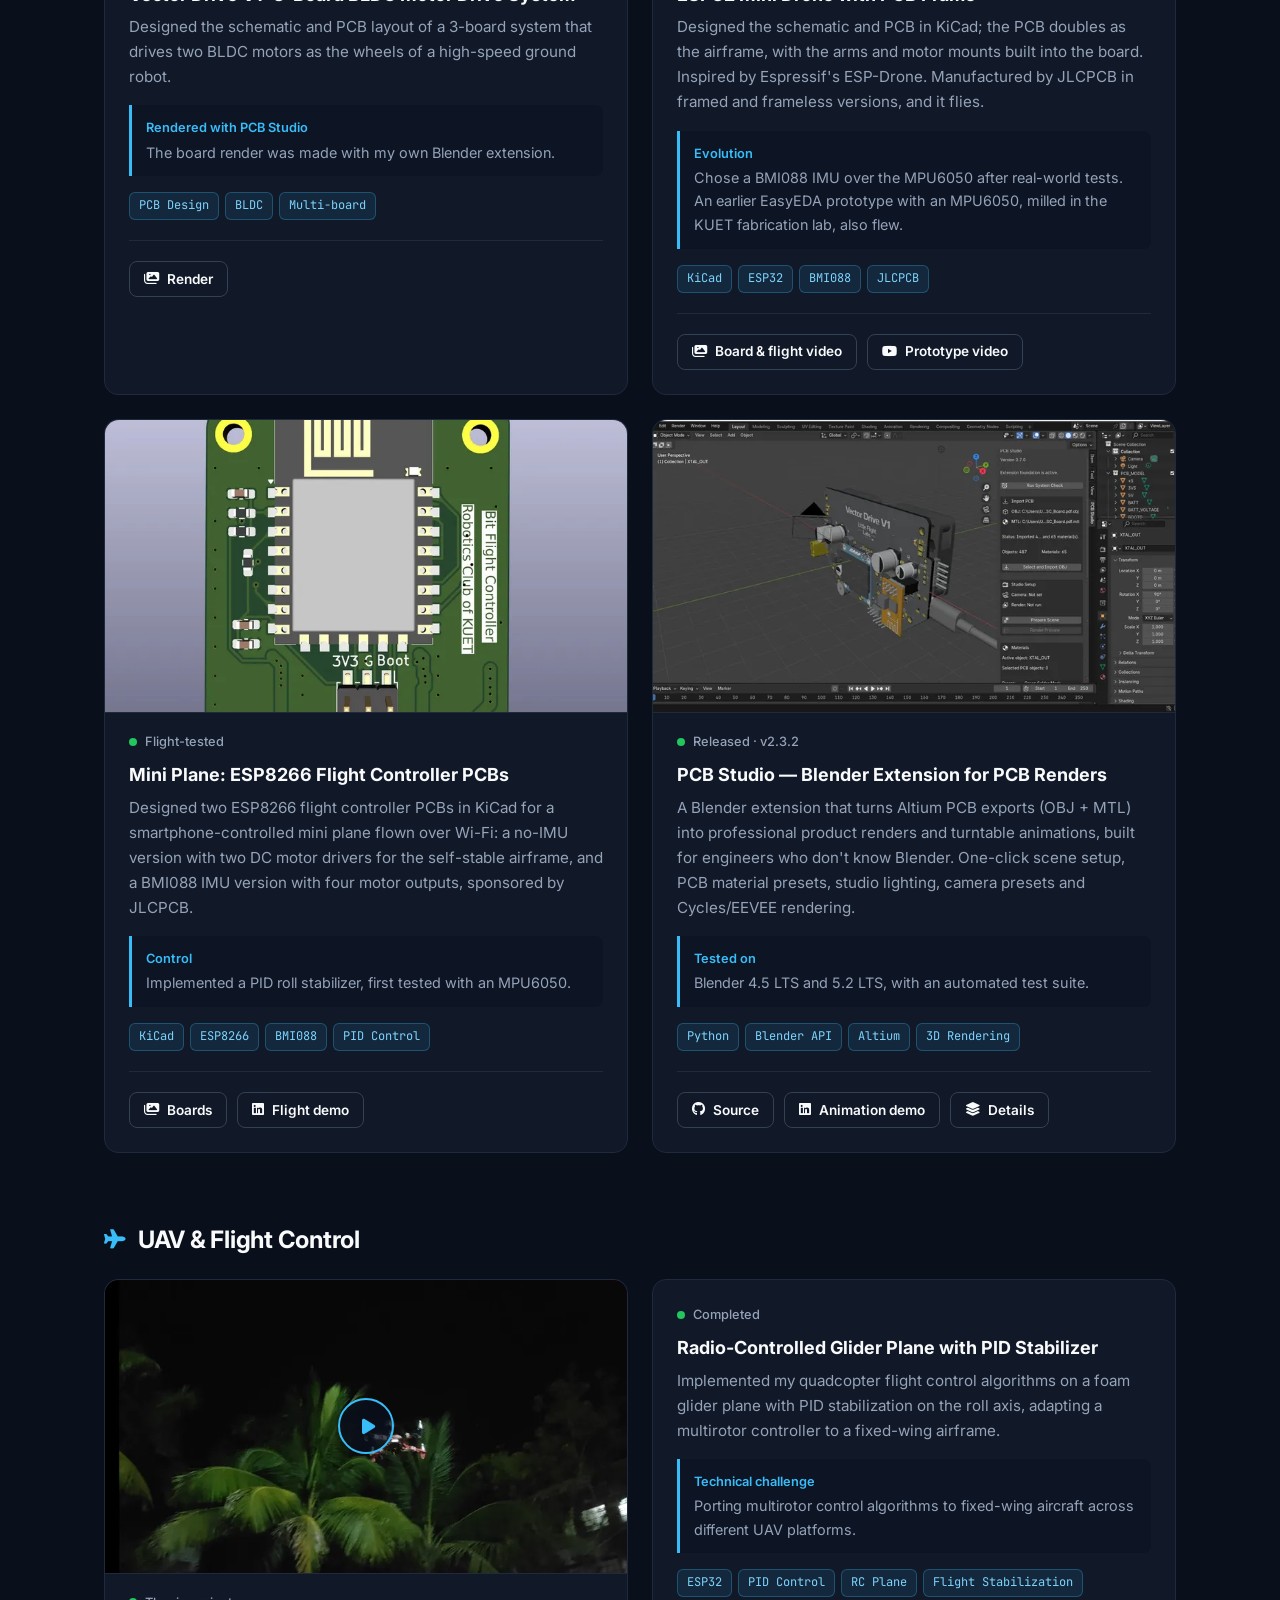
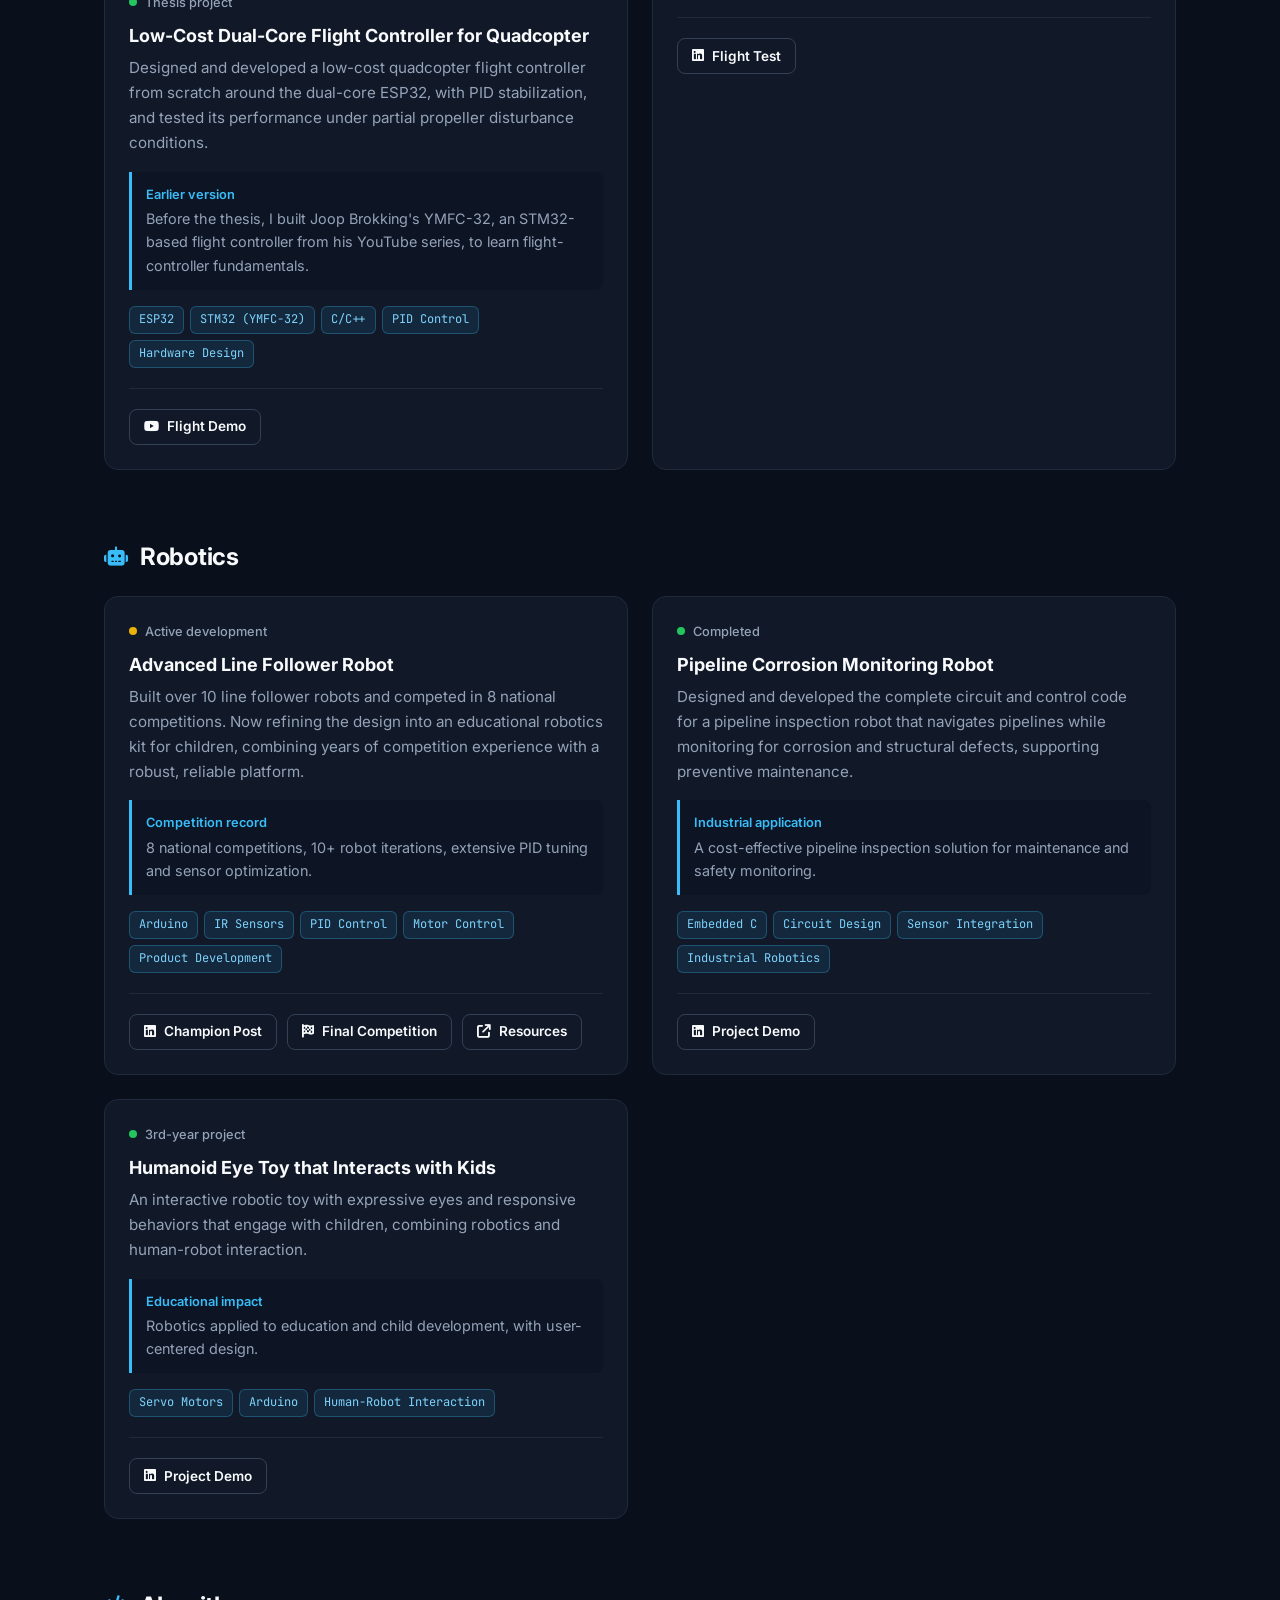
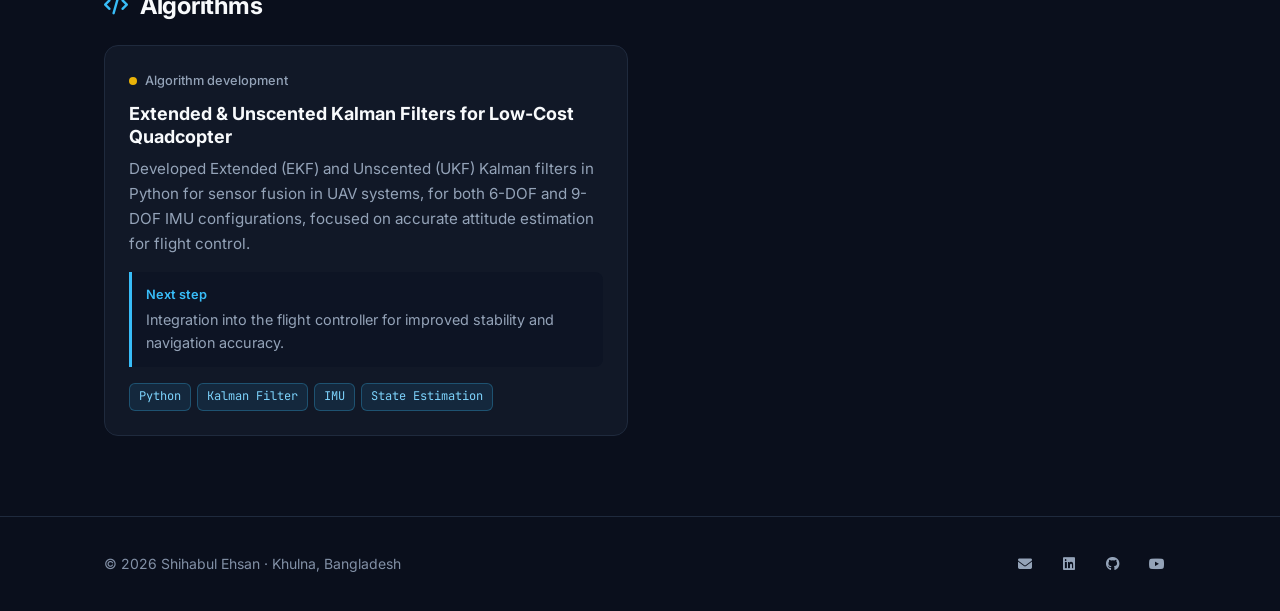
<file: projects.html>
<!DOCTYPE html>
<html lang="en">
<head>
    <meta charset="UTF-8">
    <meta name="viewport" content="width=device-width, initial-scale=1">
    <title>Projects | Shihabul Ehsan</title>
    <meta name="description" content="Projects by Shihabul Ehsan — flight controllers, UAVs, robots, Kalman filters, PCB design and the PCB Studio Blender extension.">
    <link rel="canonical" href="https://shihabul-glitch.github.io/projects.html">
    <link rel="icon" href="favicon.ico" sizes="any">
    <link rel="icon" type="image/png" sizes="32x32" href="images/favicon-32.png">
    <link rel="apple-touch-icon" href="images/apple-touch-icon.png">
    <meta name="theme-color" content="#0a0f1c">
    <meta property="og:type" content="website">
    <meta property="og:site_name" content="Shihabul Ehsan">
    <meta property="og:title" content="Projects | Shihabul Ehsan">
    <meta property="og:description" content="Projects by Shihabul Ehsan — flight controllers, UAVs, robots, Kalman filters, PCB design and the PCB Studio Blender extension.">
    <meta property="og:url" content="https://shihabul-glitch.github.io/projects.html">
    <meta property="og:image" content="https://shihabul-glitch.github.io/images/og-card.jpg">
    <meta property="og:image:width" content="1200">
    <meta property="og:image:height" content="630">
    <meta name="twitter:card" content="summary_large_image">
    <link rel="preconnect" href="https://fonts.googleapis.com">
    <link rel="preconnect" href="https://fonts.gstatic.com" crossorigin>
    <link rel="stylesheet" href="https://fonts.googleapis.com/css2?family=Inter:wght@400;500;600;700&family=JetBrains+Mono:wght@500&display=swap">
    <link rel="stylesheet" href="https://cdnjs.cloudflare.com/ajax/libs/font-awesome/6.4.0/css/all.min.css">
    <link rel="stylesheet" href="css/style.css">
</head>
<body>

<nav class="site-nav">
    <div class="container nav-inner">
        <a class="nav-brand" href="index.html">Shihab<span>.</span></a>
        <button class="nav-toggle" aria-label="Open menu" aria-expanded="false"><i class="fas fa-bars"></i></button>
        <ul class="nav-links">
            <li><a href="index.html">Home</a></li>
            <li><a href="about.html">About</a></li>
            <li><a href="pcb.html">PCB Design</a></li>
            <li><a href="projects.html" class="active">Projects</a></li>
            <li><a href="skills.html">Skills</a></li>
            <li><a href="contact.html">Contact</a></li>
            <li class="nav-cta"><a class="btn btn-primary btn-sm" href="files/Shihabul_Ehsan_CV.pdf" target="_blank" rel="noopener"><i class="fas fa-file-arrow-down"></i> CV</a></li>
        </ul>
    </div>
</nav>

<main>
    <div class="container">

        <header class="page-head">
            <p class="eyebrow">Projects</p>
            <h1 class="page-title">Projects</h1>
            <p class="lead">
                Professional PCB layout, my own boards, flight controllers and robots, from Altium and
                KiCad designs to manufactured, flight-tested hardware.
            </p>
        </header>

        <div class="filter-bar" role="group" aria-label="Filter projects">
            <button class="filter-btn active" data-filter="all">All</button>
            <button class="filter-btn" data-filter="pcb">PCB &amp; Hardware</button>
            <button class="filter-btn" data-filter="embedded">Embedded</button>
            <button class="filter-btn" data-filter="uav">UAV Systems</button>
            <button class="filter-btn" data-filter="control">Control</button>
            <button class="filter-btn" data-filter="robotics">Robotics</button>
        </div>

        <section class="section project-group">
            <h2 class="section-title"><i class="fas fa-briefcase"></i> Professional PCB Design</h2>
            <div class="grid grid-2">

                <article class="card card-hover project-card" data-category="pcb embedded">
                    <span class="status status--done">Dec 2025 – Present</span>
                    <h3>Remote Freelance PCB Layout Engineer · <a href="https://www.balboa-im.com/" target="_blank" rel="noopener">Balboa Inspection &amp; Maintenance</a></h3>
                    <p>
                        PCB layout in Altium Designer: a 1 Gbps 7-port Ethernet switch with length-matched RGMII routing, manufactured and deployed in Balboa's Copperhead inspection robot, and a 3-board multi-board system (300 V to 24 V isolated converter, multi-rail power, optical-to-Ethernet) stacked inside a cylindrical enclosure.
                    </p>
                    <div class="tags"><span class="tag">Altium Designer</span><span class="tag">High-speed</span><span class="tag">Multi-board</span><span class="tag">Power</span></div>
                    <div class="project-links">
                        <a href="pcb.html#client-work" class="btn btn-outline btn-sm"><i class="fas fa-briefcase"></i> Client work details</a>
                    </div>
                </article>

                <article class="card card-hover project-card" data-category="pcb embedded">
                    <a class="project-thumb" href="pcb/cattle-health-monitor.html"><img src="images/pcb/cattle-health-monitor/2-manufactured-board-pcbway-thumb.webp" alt="Manufactured cattle health monitor PCB" loading="lazy"></a>
                    <span class="status status--done">Client project · Manufactured</span>
                    <h3>Low-Power Cattle Health Monitor</h3>
                    <p>
                        Designed the schematic and PCB in KiCad for an ESP32-C6 device that tracks cattle body orientation and body temperature, at 450 µA average current (about 6 months per charge). Manufactured by PCBWay.
                    </p>
                    <div class="tags"><span class="tag">KiCad</span><span class="tag">ESP32-C6</span><span class="tag">Low power</span></div>
                    <div class="project-links">
                        <a href="pcb/cattle-health-monitor.html" class="btn btn-outline btn-sm"><i class="fas fa-images"></i> Board &amp; photos</a>
                    </div>
                </article>

            </div>
        </section>

        <section class="section project-group">
            <h2 class="section-title"><i class="fas fa-layer-group"></i> My PCB Designs</h2>
            <div class="grid grid-2">

                <article class="card card-hover project-card" data-category="pcb robotics">
                    <a class="project-thumb" href="pcb/vector-drive-v1.html"><img src="images/pcb/vector-drive-v1/1-render-thumb.webp" alt="Vector Drive V1 PCB render" loading="lazy"></a>
                    <span class="status status--done">Own design</span>
                    <h3>Vector Drive V1: 3-Board BLDC Motor Drive System</h3>
                    <p>
                        Designed the schematic and PCB layout of a 3-board system that drives two BLDC motors as the wheels of a high-speed ground robot.
                    </p>
                    <div class="project-note">
                        <b>Rendered with PCB Studio</b>
                        The board render was made with my own Blender extension.
                    </div>
                    <div class="tags"><span class="tag">PCB Design</span><span class="tag">BLDC</span><span class="tag">Multi-board</span></div>
                    <div class="project-links">
                        <a href="pcb/vector-drive-v1.html" class="btn btn-outline btn-sm"><i class="fas fa-images"></i> Render</a>
                    </div>
                </article>

                <article class="card card-hover project-card" data-category="uav embedded pcb">
                    <a class="project-thumb" href="pcb/esp-drone.html"><img src="images/pcb/esp-drone/1-pcb-frame-3d-view-thumb.webp" alt="Drone PCB that doubles as the frame" loading="lazy"></a>
                    <span class="status status--done">Flight-tested</span>
                    <h3>ESP32 Mini Drone with PCB Frame</h3>
                    <p>
                        Designed the schematic and PCB in KiCad; the PCB doubles as the airframe, with the arms and motor mounts built into the board. Inspired by Espressif's ESP-Drone. Manufactured by JLCPCB in framed and frameless versions, and it flies.
                    </p>
                    <div class="project-note">
                        <b>Evolution</b>
                        Chose a BMI088 IMU over the MPU6050 after real-world tests. An earlier EasyEDA prototype with an MPU6050, milled in the KUET fabrication lab, also flew.
                    </div>
                    <div class="tags"><span class="tag">KiCad</span><span class="tag">ESP32</span><span class="tag">BMI088</span><span class="tag">JLCPCB</span></div>
                    <div class="project-links">
                        <a href="pcb/esp-drone.html" class="btn btn-outline btn-sm"><i class="fas fa-images"></i> Board &amp; flight video</a>
                        <a href="https://www.youtube.com/watch?v=WqGxymdPIIk" target="_blank" rel="noopener" class="btn btn-outline btn-sm"><i class="fab fa-youtube"></i> Prototype video</a>
                    </div>
                </article>

                <article class="card card-hover project-card" data-category="uav embedded control pcb">
                    <a class="project-thumb" href="pcb/mini-plane-controllers.html"><img src="images/pcb/plane-controller-imu/1-top-3d-view-thumb.webp" alt="Mini plane flight controller PCB" loading="lazy"></a>
                    <span class="status status--done">Flight-tested</span>
                    <h3>Mini Plane: ESP8266 Flight Controller PCBs</h3>
                    <p>
                        Designed two ESP8266 flight controller PCBs in KiCad for a smartphone-controlled mini plane flown over Wi-Fi: a no-IMU version with two DC motor drivers for the self-stable airframe, and a BMI088 IMU version with four motor outputs, sponsored by JLCPCB.
                    </p>
                    <div class="project-note">
                        <b>Control</b>
                        Implemented a PID roll stabilizer, first tested with an MPU6050.
                    </div>
                    <div class="tags"><span class="tag">KiCad</span><span class="tag">ESP8266</span><span class="tag">BMI088</span><span class="tag">PID Control</span></div>
                    <div class="project-links">
                        <a href="pcb/mini-plane-controllers.html" class="btn btn-outline btn-sm"><i class="fas fa-images"></i> Boards</a>
                        <a href="https://www.linkedin.com/posts/shihabul-ehsan-132464304_%F0%9D%90%83%F0%9D%90%9E%F0%9D%90%AF%F0%9D%90%9E%F0%9D%90%A5%F0%9D%90%A8%F0%9D%90%A9%F0%9D%90%9E%F0%9D%90%9D%F0%9D%90%80-%F0%9D%90%8C%F0%9D%90%A8%F0%9D%90%9B%F0%9D%90%A2%F0%9D%90%A5%F0%9D%90%9E-%F0%9D%90%82%F0%9D%90%A8%F0%9D%90%A7-ugcPost-7385681628603252736-HHN_" target="_blank" rel="noopener" class="btn btn-outline btn-sm"><i class="fab fa-linkedin"></i> Flight demo</a>
                    </div>
                </article>

                <article class="card card-hover project-card" data-category="pcb">
                    <a class="project-thumb" href="pcb.html#pcb-studio"><img src="images/pcb/pcb-studio/blender-ui-thumb.webp" alt="PCB Studio running in Blender" loading="lazy"></a>
                    <span class="status status--done">Released · v2.3.2</span>
                    <h3>PCB Studio — Blender Extension for PCB Renders</h3>
                    <p>
                        A Blender extension that turns Altium PCB exports (OBJ + MTL) into professional
                        product renders and turntable animations, built for engineers who don't know Blender.
                        One-click scene setup, PCB material presets, studio lighting, camera presets and
                        Cycles/EEVEE rendering.
                    </p>
                    <div class="project-note">
                        <b>Tested on</b>
                        Blender 4.5 LTS and 5.2 LTS, with an automated test suite.
                    </div>
                    <div class="tags">
                        <span class="tag">Python</span><span class="tag">Blender API</span><span class="tag">Altium</span>
                        <span class="tag">3D Rendering</span>
                    </div>
                    <div class="project-links">
                        <a href="https://github.com/Shihabul-glitch/Blender_PCB_Rendering" target="_blank" rel="noopener" class="btn btn-outline btn-sm"><i class="fab fa-github"></i> Source</a>
                        <a href="https://www.linkedin.com/feed/update/urn:li:activity:7491833083235549184/" target="_blank" rel="noopener" class="btn btn-outline btn-sm"><i class="fab fa-linkedin"></i> Animation demo</a>
                        <a href="pcb.html#pcb-studio" class="btn btn-outline btn-sm"><i class="fas fa-layer-group"></i> Details</a>
                    </div>
                </article>

            </div>
        </section>

        <section class="section project-group">
            <h2 class="section-title"><i class="fas fa-plane"></i> UAV &amp; Flight Control</h2>
            <div class="grid grid-2">

                <article class="card card-hover project-card" data-category="uav embedded control pcb">
                    <a class="project-thumb video" href="https://www.youtube.com/watch?v=JkNA3yZqABM" target="_blank" rel="noopener" aria-label="Watch the flight demo on YouTube"><img src="images/projects/thesis-flight-controller.webp" alt="Quadcopter with the thesis flight controller flying at night" loading="lazy"></a>
                    <span class="status status--done">Thesis project</span>
                    <h3>Low-Cost Dual-Core Flight Controller for Quadcopter</h3>
                    <p>
                        Designed and developed a low-cost quadcopter flight controller from scratch around the
                        dual-core ESP32, with PID stabilization, and tested its performance under partial
                        propeller disturbance conditions.
                    </p>
                    <div class="project-note">
                        <b>Earlier version</b>
                        Before the thesis, I built Joop Brokking's YMFC-32, an STM32-based flight controller
                        from his YouTube series, to learn flight-controller fundamentals.
                    </div>
                    <div class="tags">
                        <span class="tag">ESP32</span><span class="tag">STM32 (YMFC-32)</span><span class="tag">C/C++</span>
                        <span class="tag">PID Control</span><span class="tag">Hardware Design</span>
                    </div>
                    <div class="project-links">
                        <a href="https://www.youtube.com/watch?v=JkNA3yZqABM" target="_blank" rel="noopener" class="btn btn-outline btn-sm"><i class="fab fa-youtube"></i> Flight Demo</a>
                    </div>
                </article>

                <article class="card card-hover project-card" data-category="uav control">
                    <span class="status status--done">Completed</span>
                    <h3>Radio-Controlled Glider Plane with PID Stabilizer</h3>
                    <p>
                        Implemented my quadcopter flight control algorithms on a foam glider plane with
                        PID stabilization on the roll axis, adapting a multirotor controller to a
                        fixed-wing airframe.
                    </p>
                    <div class="project-note">
                        <b>Technical challenge</b>
                        Porting multirotor control algorithms to fixed-wing aircraft across different UAV platforms.
                    </div>
                    <div class="tags">
                        <span class="tag">ESP32</span><span class="tag">PID Control</span><span class="tag">RC Plane</span>
                        <span class="tag">Flight Stabilization</span>
                    </div>
                    <div class="project-links">
                        <a href="https://www.linkedin.com/posts/shihabul-ehsan-132464304_it-ended-with-a-crash-but-it-was-still-our-activity-7351220630668611587-bYV0" target="_blank" rel="noopener" class="btn btn-outline btn-sm"><i class="fab fa-linkedin"></i> Flight Test</a>
                    </div>
                </article>

            </div>
        </section>

        <section class="section project-group">
            <h2 class="section-title"><i class="fas fa-robot"></i> Robotics</h2>
            <div class="grid grid-2">

                <article class="card card-hover project-card" data-category="robotics embedded control">
                    <span class="status">Active development</span>
                    <h3>Advanced Line Follower Robot</h3>
                    <p>
                        Built over 10 line follower robots and competed in 8 national competitions.
                        Now refining the design into an educational robotics kit for children, combining
                        years of competition experience with a robust, reliable platform.
                    </p>
                    <div class="project-note">
                        <b>Competition record</b>
                        8 national competitions, 10+ robot iterations, extensive PID tuning and sensor optimization.
                    </div>
                    <div class="tags">
                        <span class="tag">Arduino</span><span class="tag">IR Sensors</span><span class="tag">PID Control</span>
                        <span class="tag">Motor Control</span><span class="tag">Product Development</span>
                    </div>
                    <div class="project-links">
                        <a href="https://www.linkedin.com/posts/shihabul-ehsan-132464304_robotics-embeddedsystems-stm32-activity-7310300623999045632-jE37" target="_blank" rel="noopener" class="btn btn-outline btn-sm"><i class="fab fa-linkedin"></i> Champion Post</a>
                        <a href="https://www.linkedin.com/posts/shihabul-ehsan-132464304_i-ended-up-my-journey-in-line-follower-robot-activity-7350886070818951170-bZCi" target="_blank" rel="noopener" class="btn btn-outline btn-sm"><i class="fas fa-flag-checkered"></i> Final Competition</a>
                        <a href="https://lnkd.in/d8etxMTK" target="_blank" rel="noopener" class="btn btn-outline btn-sm"><i class="fas fa-arrow-up-right-from-square"></i> Resources</a>
                    </div>
                </article>

                <article class="card card-hover project-card" data-category="robotics embedded pcb">
                    <span class="status status--done">Completed</span>
                    <h3>Pipeline Corrosion Monitoring Robot</h3>
                    <p>
                        Designed and developed the complete circuit and control code for a pipeline
                        inspection robot that navigates pipelines while monitoring for corrosion and
                        structural defects, supporting preventive maintenance.
                    </p>
                    <div class="project-note">
                        <b>Industrial application</b>
                        A cost-effective pipeline inspection solution for maintenance and safety monitoring.
                    </div>
                    <div class="tags">
                        <span class="tag">Embedded C</span><span class="tag">Circuit Design</span>
                        <span class="tag">Sensor Integration</span><span class="tag">Industrial Robotics</span>
                    </div>
                    <div class="project-links">
                        <a href="https://www.linkedin.com/posts/shihabul-ehsan-132464304_pipeline-corrosion-monitoring-robot-i-developed-activity-7309954515393220608-3IrK" target="_blank" rel="noopener" class="btn btn-outline btn-sm"><i class="fab fa-linkedin"></i> Project Demo</a>
                    </div>
                </article>

                <article class="card card-hover project-card" data-category="robotics embedded">
                    <span class="status status--done">3rd-year project</span>
                    <h3>Humanoid Eye Toy that Interacts with Kids</h3>
                    <p>
                        An interactive robotic toy with expressive eyes and responsive behaviors that
                        engage with children, combining robotics and human-robot interaction.
                    </p>
                    <div class="project-note">
                        <b>Educational impact</b>
                        Robotics applied to education and child development, with user-centered design.
                    </div>
                    <div class="tags">
                        <span class="tag">Servo Motors</span><span class="tag">Arduino</span>
                        <span class="tag">Human-Robot Interaction</span>
                    </div>
                    <div class="project-links">
                        <a href="https://www.linkedin.com/posts/shihabul-ehsan-132464304_this-is-my-third-year-project-the-idea-was-activity-7309580540536348673-J8cV" target="_blank" rel="noopener" class="btn btn-outline btn-sm"><i class="fab fa-linkedin"></i> Project Demo</a>
                    </div>
                </article>

            </div>
        </section>

        <section class="section project-group">
            <h2 class="section-title"><i class="fas fa-code"></i> Algorithms</h2>
            <div class="grid grid-2">

                <article class="card card-hover project-card" data-category="control embedded">
                    <span class="status">Algorithm development</span>
                    <h3>Extended &amp; Unscented Kalman Filters for Low-Cost Quadcopter</h3>
                    <p>
                        Developed Extended (EKF) and Unscented (UKF) Kalman filters in Python for sensor
                        fusion in UAV systems, for both 6-DOF and 9-DOF IMU configurations, focused on
                        accurate attitude estimation for flight control.
                    </p>
                    <div class="project-note">
                        <b>Next step</b>
                        Integration into the flight controller for improved stability and navigation accuracy.
                    </div>
                    <div class="tags">
                        <span class="tag">Python</span><span class="tag">Kalman Filter</span><span class="tag">IMU</span>
                        <span class="tag">State Estimation</span>
                    </div>
                </article>

            </div>
        </section>

    </div>
</main>

<footer class="site-footer">
    <div class="container footer-inner">
        <p>© <span class="year">2026</span> Shihabul Ehsan · Khulna, Bangladesh</p>
        <div class="footer-social">
            <a href="mailto:shihabulehsan@gmail.com" aria-label="Email"><i class="fas fa-envelope"></i></a>
            <a href="https://www.linkedin.com/in/shihabul-ehsan-132464304/" target="_blank" rel="noopener" aria-label="LinkedIn"><i class="fab fa-linkedin"></i></a>
            <a href="https://github.com/Shihabul-glitch" target="_blank" rel="noopener" aria-label="GitHub"><i class="fab fa-github"></i></a>
            <a href="https://www.youtube.com/@have_fun1107" target="_blank" rel="noopener" aria-label="YouTube"><i class="fab fa-youtube"></i></a>
        </div>
    </div>
</footer>

<script src="js/script.js"></script>
</body>
</html>
</file>
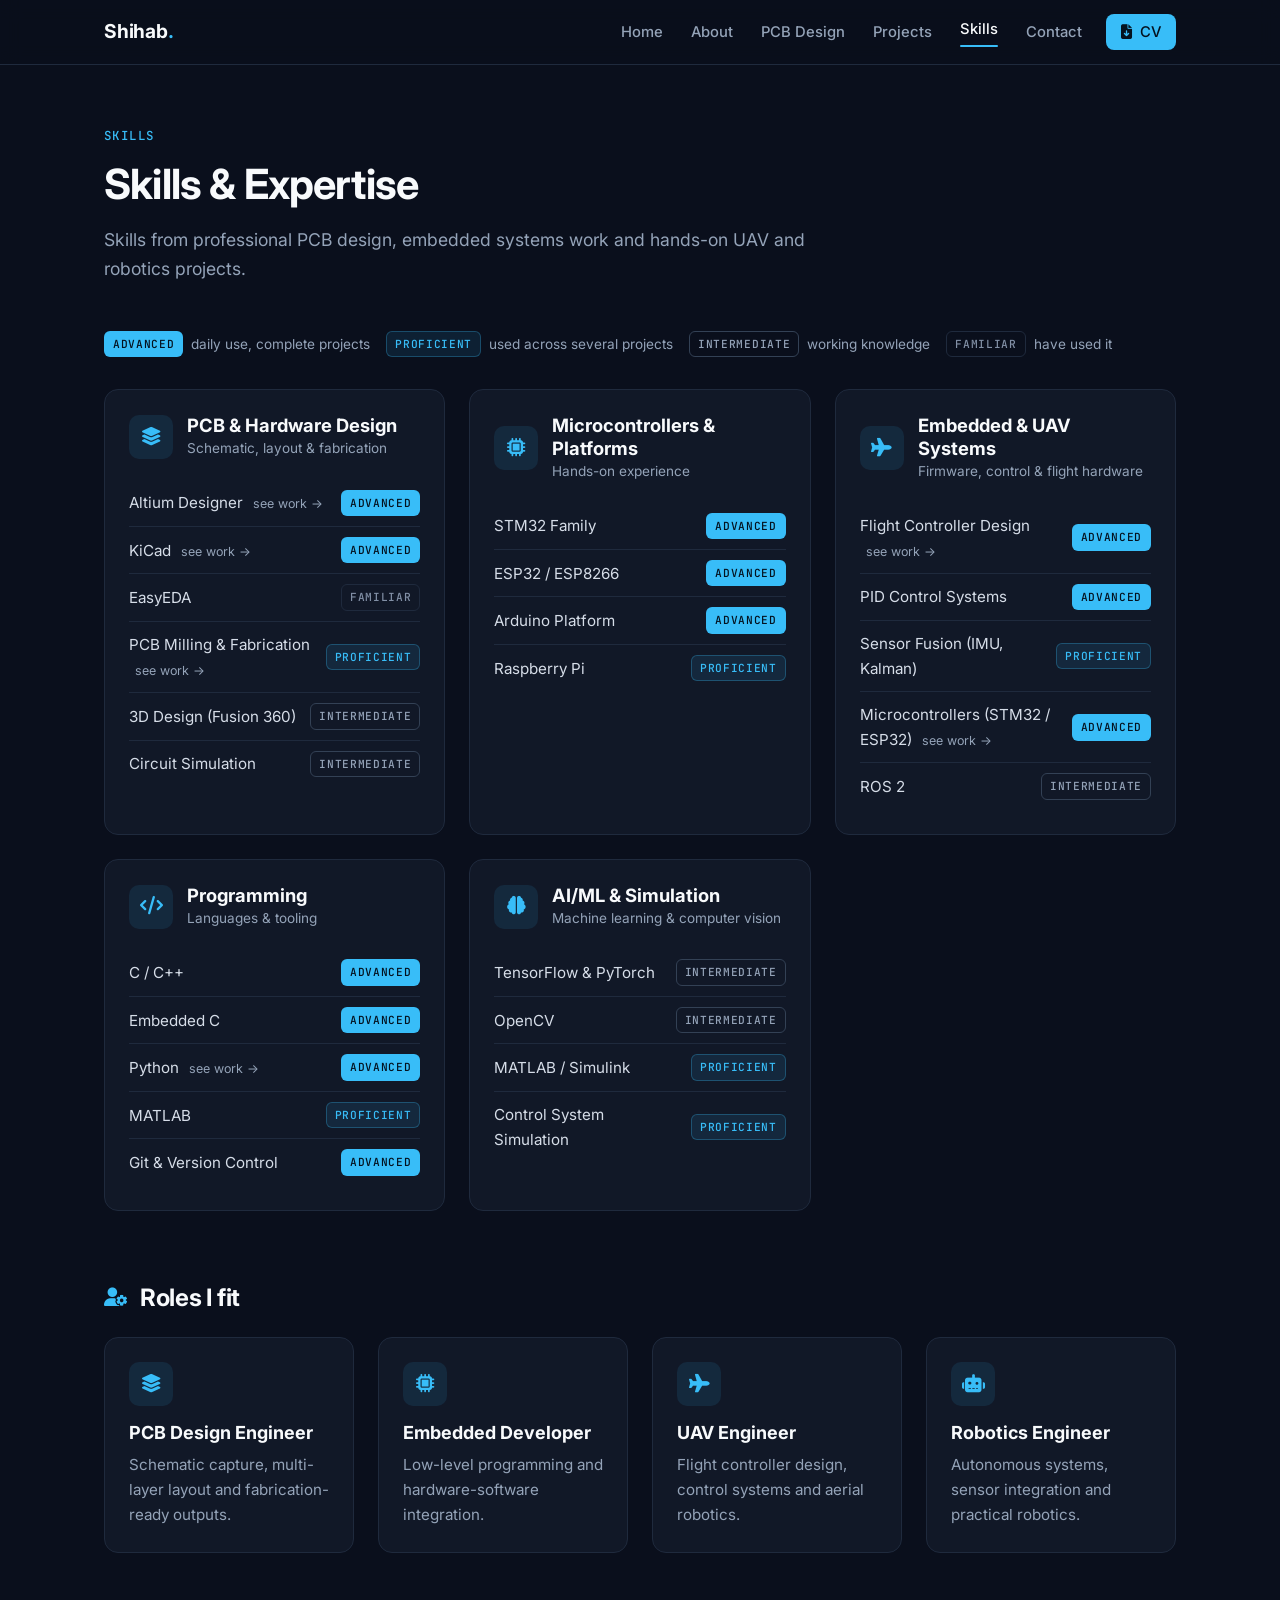
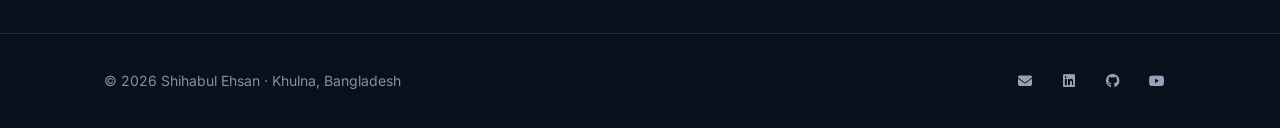
<file: skills.html>
<!DOCTYPE html>
<html lang="en">
<head>
    <meta charset="UTF-8">
    <meta name="viewport" content="width=device-width, initial-scale=1">
    <title>Skills | Shihabul Ehsan</title>
    <meta name="description" content="Skills of Shihabul Ehsan, PCB designer and embedded systems engineer: Altium Designer, KiCad, STM32, ESP32, embedded C/C++, flight control and sensor fusion.">
    <link rel="canonical" href="https://shihabul-glitch.github.io/skills.html">
    <link rel="icon" href="favicon.ico" sizes="any">
    <link rel="icon" type="image/png" sizes="32x32" href="images/favicon-32.png">
    <link rel="apple-touch-icon" href="images/apple-touch-icon.png">
    <meta name="theme-color" content="#0a0f1c">
    <meta property="og:type" content="website">
    <meta property="og:site_name" content="Shihabul Ehsan">
    <meta property="og:title" content="Skills | Shihabul Ehsan">
    <meta property="og:description" content="Skills of Shihabul Ehsan, PCB designer and embedded systems engineer: Altium Designer, KiCad, STM32, ESP32, embedded C/C++, flight control and sensor fusion.">
    <meta property="og:url" content="https://shihabul-glitch.github.io/skills.html">
    <meta property="og:image" content="https://shihabul-glitch.github.io/images/og-card.jpg">
    <meta property="og:image:width" content="1200">
    <meta property="og:image:height" content="630">
    <meta name="twitter:card" content="summary_large_image">
    <link rel="preconnect" href="https://fonts.googleapis.com">
    <link rel="preconnect" href="https://fonts.gstatic.com" crossorigin>
    <link rel="stylesheet" href="https://fonts.googleapis.com/css2?family=Inter:wght@400;500;600;700&family=JetBrains+Mono:wght@500&display=swap">
    <link rel="stylesheet" href="https://cdnjs.cloudflare.com/ajax/libs/font-awesome/6.4.0/css/all.min.css">
    <link rel="stylesheet" href="css/style.css">
</head>
<body>

<nav class="site-nav">
    <div class="container nav-inner">
        <a class="nav-brand" href="index.html">Shihab<span>.</span></a>
        <button class="nav-toggle" aria-label="Open menu" aria-expanded="false"><i class="fas fa-bars"></i></button>
        <ul class="nav-links">
            <li><a href="index.html">Home</a></li>
            <li><a href="about.html">About</a></li>
            <li><a href="pcb.html">PCB Design</a></li>
            <li><a href="projects.html">Projects</a></li>
            <li><a href="skills.html" class="active">Skills</a></li>
            <li><a href="contact.html">Contact</a></li>
            <li class="nav-cta"><a class="btn btn-primary btn-sm" href="files/Shihabul_Ehsan_CV.pdf" target="_blank" rel="noopener"><i class="fas fa-file-arrow-down"></i> CV</a></li>
        </ul>
    </div>
</nav>

<main>
    <div class="container">

        <header class="page-head">
            <p class="eyebrow">Skills</p>
            <h1 class="page-title">Skills &amp; Expertise</h1>
            <p class="lead">
                Skills from professional PCB design, embedded systems work and hands-on UAV and
                robotics projects.
            </p>
        </header>

        <div class="legend">
            <span><span class="level level--advanced">Advanced</span> daily use, complete projects</span>
            <span><span class="level level--proficient">Proficient</span> used across several projects</span>
            <span><span class="level level--intermediate">Intermediate</span> working knowledge</span>
            <span><span class="level level--familiar">Familiar</span> have used it</span>
        </div>

        <div class="grid grid-auto">

            <div class="card">
                <div class="skill-group-head">
                    <div class="icon-badge"><i class="fas fa-layer-group"></i></div>
                    <div>
                        <h2>PCB &amp; Hardware Design</h2>
                        <p>Schematic, layout &amp; fabrication</p>
                    </div>
                </div>
                <ul class="skill-list">
                    <li><span>Altium Designer <a class="proof" href="pcb.html#client-work">see work →</a></span> <span class="level level--advanced">Advanced</span></li>
                    <li><span>KiCad <a class="proof" href="pcb/esp-drone.html">see work →</a></span> <span class="level level--advanced">Advanced</span></li>
                    <li>EasyEDA <span class="level level--familiar">Familiar</span></li>
                    <li><span>PCB Milling &amp; Fabrication <a class="proof" href="pcb/esp-drone.html">see work →</a></span> <span class="level level--proficient">Proficient</span></li>
                    <li>3D Design (Fusion 360) <span class="level level--intermediate">Intermediate</span></li>
                    <li>Circuit Simulation <span class="level level--intermediate">Intermediate</span></li>
                </ul>
            </div>

            <div class="card">
                <div class="skill-group-head">
                    <div class="icon-badge"><i class="fas fa-microchip"></i></div>
                    <div>
                        <h2>Microcontrollers &amp; Platforms</h2>
                        <p>Hands-on experience</p>
                    </div>
                </div>
                <ul class="skill-list">
                    <li>STM32 Family <span class="level level--advanced">Advanced</span></li>
                    <li>ESP32 / ESP8266 <span class="level level--advanced">Advanced</span></li>
                    <li>Arduino Platform <span class="level level--advanced">Advanced</span></li>
                    <li>Raspberry Pi <span class="level level--proficient">Proficient</span></li>
                </ul>
            </div>

            <div class="card">
                <div class="skill-group-head">
                    <div class="icon-badge"><i class="fas fa-plane"></i></div>
                    <div>
                        <h2>Embedded &amp; UAV Systems</h2>
                        <p>Firmware, control &amp; flight hardware</p>
                    </div>
                </div>
                <ul class="skill-list">
                    <li><span>Flight Controller Design <a class="proof" href="pcb/mini-plane-controllers.html">see work →</a></span> <span class="level level--advanced">Advanced</span></li>
                    <li>PID Control Systems <span class="level level--advanced">Advanced</span></li>
                    <li>Sensor Fusion (IMU, Kalman) <span class="level level--proficient">Proficient</span></li>
                    <li><span>Microcontrollers (STM32 / ESP32) <a class="proof" href="pcb/esp-drone.html">see work →</a></span> <span class="level level--advanced">Advanced</span></li>
                    <li>ROS 2 <span class="level level--intermediate">Intermediate</span></li>
                </ul>
            </div>

            <div class="card">
                <div class="skill-group-head">
                    <div class="icon-badge"><i class="fas fa-code"></i></div>
                    <div>
                        <h2>Programming</h2>
                        <p>Languages &amp; tooling</p>
                    </div>
                </div>
                <ul class="skill-list">
                    <li>C / C++ <span class="level level--advanced">Advanced</span></li>
                    <li>Embedded C <span class="level level--advanced">Advanced</span></li>
                    <li><span>Python <a class="proof" href="https://github.com/Shihabul-glitch/Blender_PCB_Rendering" target="_blank" rel="noopener">see work →</a></span> <span class="level level--advanced">Advanced</span></li>
                    <li>MATLAB <span class="level level--proficient">Proficient</span></li>
                    <li>Git &amp; Version Control <span class="level level--advanced">Advanced</span></li>
                </ul>
            </div>

            <div class="card">
                <div class="skill-group-head">
                    <div class="icon-badge"><i class="fas fa-brain"></i></div>
                    <div>
                        <h2>AI/ML &amp; Simulation</h2>
                        <p>Machine learning &amp; computer vision</p>
                    </div>
                </div>
                <ul class="skill-list">
                    <li>TensorFlow &amp; PyTorch <span class="level level--intermediate">Intermediate</span></li>
                    <li>OpenCV <span class="level level--intermediate">Intermediate</span></li>
                    <li>MATLAB / Simulink <span class="level level--proficient">Proficient</span></li>
                    <li>Control System Simulation <span class="level level--proficient">Proficient</span></li>
                </ul>
            </div>

        </div>

        <section class="section">
            <h2 class="section-title"><i class="fas fa-user-gear"></i> Roles I fit</h2>
            <div class="grid grid-4">
                <div class="card">
                    <div class="icon-badge"><i class="fas fa-layer-group"></i></div>
                    <h3>PCB Design Engineer</h3>
                    <p>Schematic capture, multi-layer layout and fabrication-ready outputs.</p>
                </div>
                <div class="card">
                    <div class="icon-badge"><i class="fas fa-microchip"></i></div>
                    <h3>Embedded Developer</h3>
                    <p>Low-level programming and hardware-software integration.</p>
                </div>
                <div class="card">
                    <div class="icon-badge"><i class="fas fa-plane"></i></div>
                    <h3>UAV Engineer</h3>
                    <p>Flight controller design, control systems and aerial robotics.</p>
                </div>
                <div class="card">
                    <div class="icon-badge"><i class="fas fa-robot"></i></div>
                    <h3>Robotics Engineer</h3>
                    <p>Autonomous systems, sensor integration and practical robotics.</p>
                </div>
            </div>
        </section>

    </div>
</main>

<footer class="site-footer">
    <div class="container footer-inner">
        <p>© <span class="year">2026</span> Shihabul Ehsan · Khulna, Bangladesh</p>
        <div class="footer-social">
            <a href="mailto:shihabulehsan@gmail.com" aria-label="Email"><i class="fas fa-envelope"></i></a>
            <a href="https://www.linkedin.com/in/shihabul-ehsan-132464304/" target="_blank" rel="noopener" aria-label="LinkedIn"><i class="fab fa-linkedin"></i></a>
            <a href="https://github.com/Shihabul-glitch" target="_blank" rel="noopener" aria-label="GitHub"><i class="fab fa-github"></i></a>
            <a href="https://www.youtube.com/@have_fun1107" target="_blank" rel="noopener" aria-label="YouTube"><i class="fab fa-youtube"></i></a>
        </div>
    </div>
</footer>

<script src="js/script.js"></script>
</body>
</html>
</file>
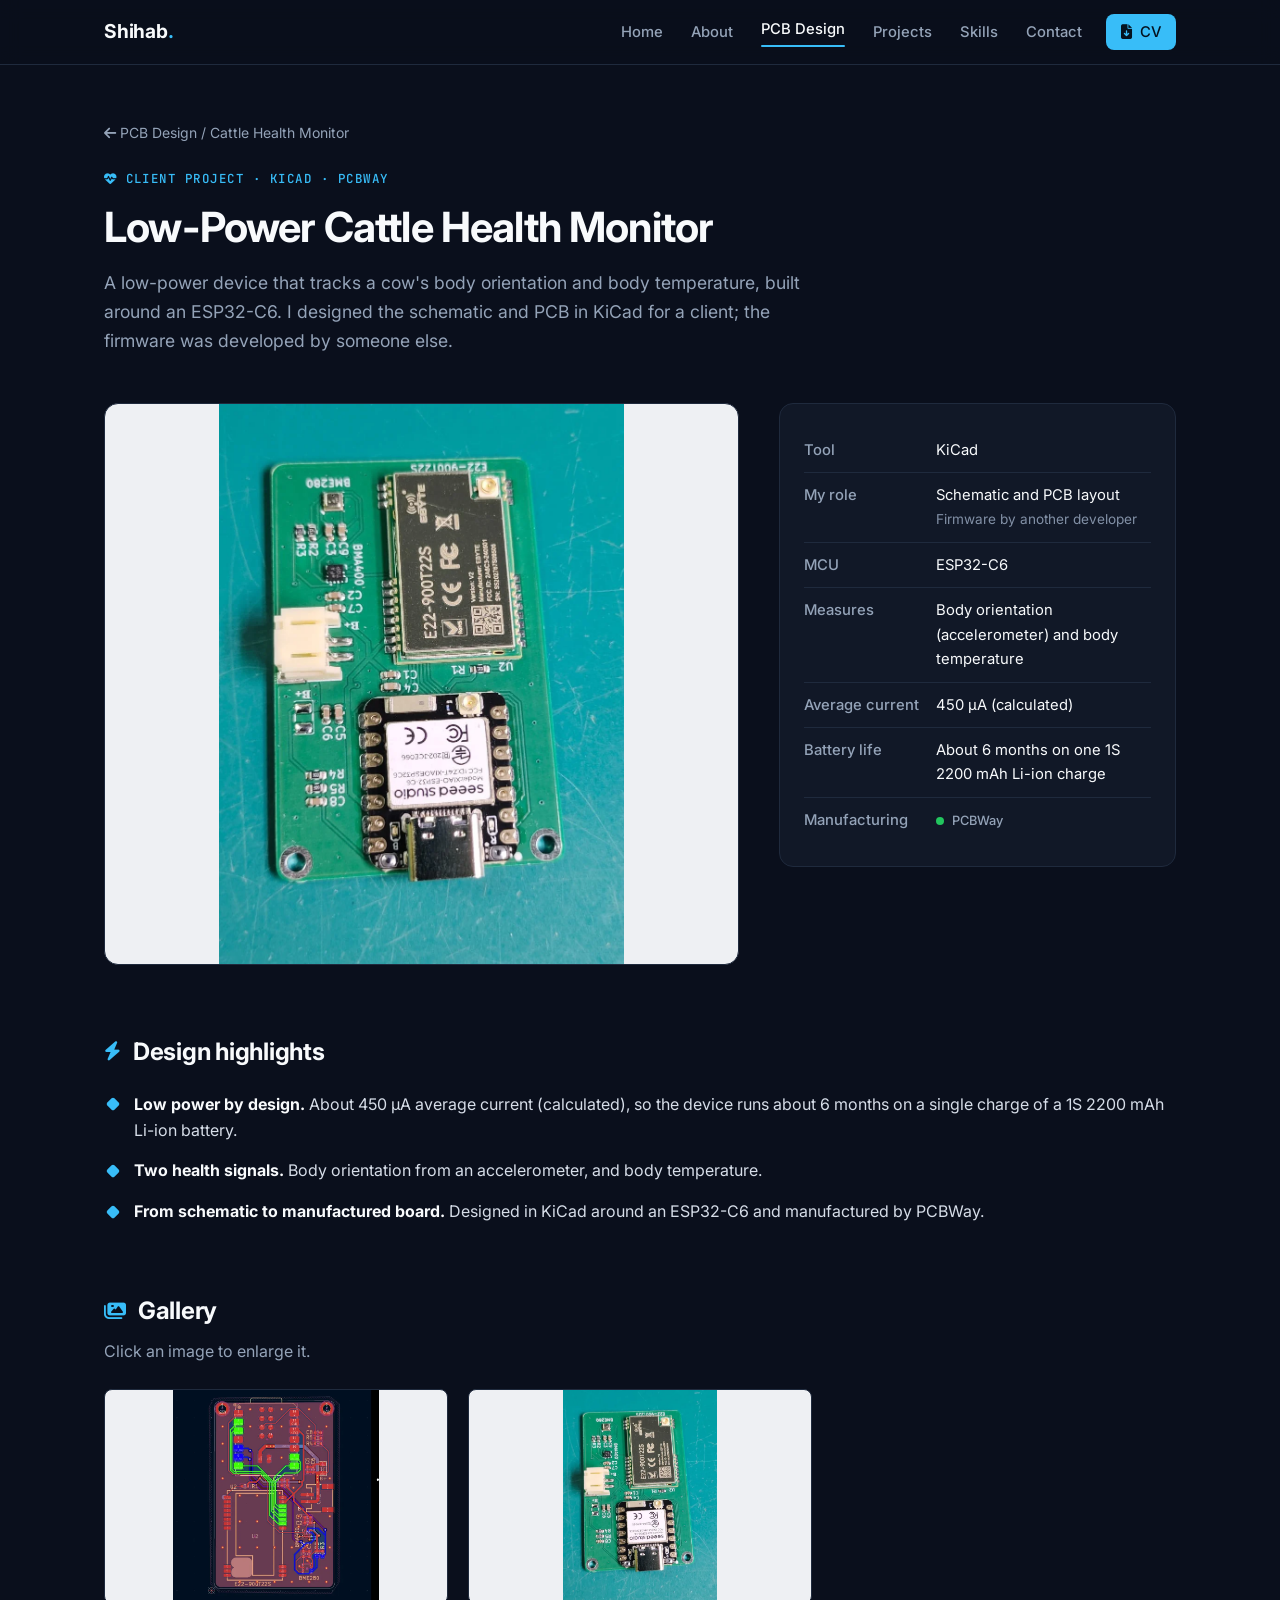
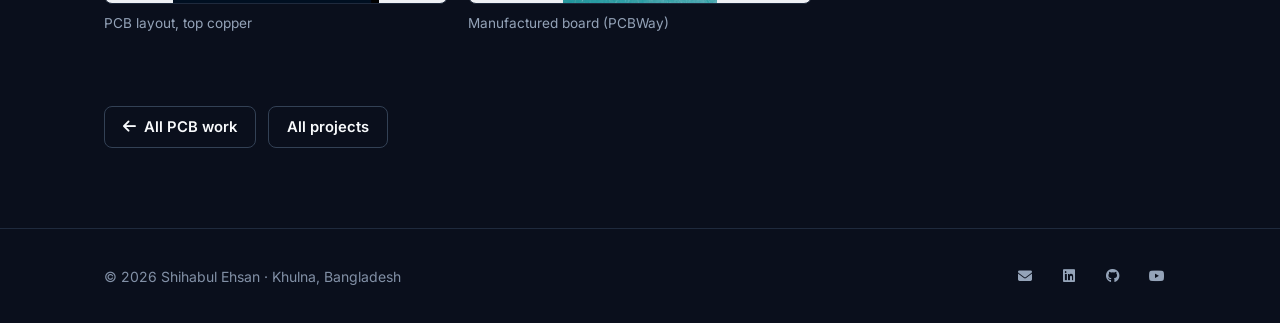
<file: pcb/cattle-health-monitor.html>
<!DOCTYPE html>
<html lang="en">
<head>
    <meta charset="UTF-8">
    <meta name="viewport" content="width=device-width, initial-scale=1">
    <title>Low-Power Cattle Health Monitor | PCB Design | Shihabul Ehsan</title>
    <meta name="description" content="Low-power cattle health monitor by Shihabul Ehsan: ESP32-C6 device tracking body orientation and temperature at 450 uA average current, designed in KiCad and manufactured by PCBWay.">
    <link rel="canonical" href="https://shihabul-glitch.github.io/pcb/cattle-health-monitor.html">
    <link rel="icon" href="../favicon.ico" sizes="any">
    <link rel="icon" type="image/png" sizes="32x32" href="../images/favicon-32.png">
    <link rel="apple-touch-icon" href="../images/apple-touch-icon.png">
    <meta name="theme-color" content="#0a0f1c">
    <meta property="og:type" content="website">
    <meta property="og:site_name" content="Shihabul Ehsan">
    <meta property="og:title" content="Low-Power Cattle Health Monitor | PCB Design | Shihabul Ehsan">
    <meta property="og:description" content="Low-power cattle health monitor by Shihabul Ehsan: ESP32-C6 device tracking body orientation and temperature at 450 uA average current, designed in KiCad and manufactured by PCBWay.">
    <meta property="og:url" content="https://shihabul-glitch.github.io/pcb/cattle-health-monitor.html">
    <meta property="og:image" content="https://shihabul-glitch.github.io/images/og-card.jpg">
    <meta property="og:image:width" content="1200">
    <meta property="og:image:height" content="630">
    <meta name="twitter:card" content="summary_large_image">
    <link rel="preconnect" href="https://fonts.googleapis.com">
    <link rel="preconnect" href="https://fonts.gstatic.com" crossorigin>
    <link rel="stylesheet" href="https://fonts.googleapis.com/css2?family=Inter:wght@400;500;600;700&family=JetBrains+Mono:wght@500&display=swap">
    <link rel="stylesheet" href="https://cdnjs.cloudflare.com/ajax/libs/font-awesome/6.4.0/css/all.min.css">
    <link rel="stylesheet" href="../css/style.css">
</head>
<body>

<nav class="site-nav">
    <div class="container nav-inner">
        <a class="nav-brand" href="../index.html">Shihab<span>.</span></a>
        <button class="nav-toggle" aria-label="Open menu" aria-expanded="false"><i class="fas fa-bars"></i></button>
        <ul class="nav-links">
            <li><a href="../index.html">Home</a></li>
            <li><a href="../about.html">About</a></li>
            <li><a href="../pcb.html" class="active">PCB Design</a></li>
            <li><a href="../projects.html">Projects</a></li>
            <li><a href="../skills.html">Skills</a></li>
            <li><a href="../contact.html">Contact</a></li>
            <li class="nav-cta"><a class="btn btn-primary btn-sm" href="../files/Shihabul_Ehsan_CV.pdf" target="_blank" rel="noopener"><i class="fas fa-file-arrow-down"></i> CV</a></li>
        </ul>
    </div>
</nav>

<main>
    <div class="container">

        <p class="breadcrumb"><a href="../pcb.html"><i class="fas fa-arrow-left"></i> PCB Design</a> / Cattle Health Monitor</p>

        <header class="page-head">
            <p class="eyebrow"><i class="fas fa-heart-pulse"></i> Client project · KiCad · PCBWay</p>
            <h1 class="page-title">Low-Power Cattle Health Monitor</h1>
            <p class="lead">A low-power device that tracks a cow's body orientation and body temperature, built around an ESP32-C6. I designed the schematic and PCB in KiCad for a client; the firmware was developed by someone else.</p>
        </header>

        <section class="grid grid-aside">
            <a class="hero-shot" href="../images/pcb/cattle-health-monitor/2-manufactured-board-pcbway.webp" data-lightbox data-caption="Manufactured board (PCBWay)">
                <img src="../images/pcb/cattle-health-monitor/2-manufactured-board-pcbway.webp" alt="Manufactured cattle health monitor PCB" width="873" height="1209" style="max-height: 560px; object-fit: contain;">
            </a>
            <aside class="card">
                <table class="spec-table">
                    <tr><th>Tool</th><td>KiCad</td></tr>
                    <tr><th>My role</th><td>Schematic and PCB layout<br><span class="small">Firmware by another developer</span></td></tr>
                    <tr><th>MCU</th><td>ESP32-C6</td></tr>
                    <tr><th>Measures</th><td>Body orientation (accelerometer) and body temperature</td></tr>
                    <tr><th>Average current</th><td>450 µA (calculated)</td></tr>
                    <tr><th>Battery life</th><td>About 6 months on one 1S 2200 mAh Li-ion charge</td></tr>
                    <tr><th>Manufacturing</th><td><span class="status status--done" style="margin: 0;">PCBWay</span></td></tr>
                </table>
            </aside>
        </section>

        <section class="section">
            <h2 class="section-title"><i class="fas fa-bolt"></i> Design highlights</h2>
            <ul class="highlights">
                <li><b>Low power by design.</b> About 450 µA average current (calculated), so the device runs about 6 months on a single charge of a 1S 2200 mAh Li-ion battery.</li>
                <li><b>Two health signals.</b> Body orientation from an accelerometer, and body temperature.</li>
                <li><b>From schematic to manufactured board.</b> Designed in KiCad around an ESP32-C6 and manufactured by PCBWay.</li>
            </ul>
        </section>

        <section class="section">
            <h2 class="section-title"><i class="fas fa-images"></i> Gallery</h2>
            <p class="section-sub">Click an image to enlarge it.</p>
            <div class="gallery">
                <figure>
                    <a href="../images/pcb/cattle-health-monitor/1-pcb-layout-top-copper.webp" data-lightbox data-caption="PCB layout, top copper">
                        <img src="../images/pcb/cattle-health-monitor/1-pcb-layout-top-copper-thumb.webp" alt="PCB layout, top copper" loading="lazy"></a>
                    <figcaption>PCB layout, top copper</figcaption>
                </figure>
                <figure>
                    <a href="../images/pcb/cattle-health-monitor/2-manufactured-board-pcbway.webp" data-lightbox data-caption="Manufactured board (PCBWay)">
                        <img src="../images/pcb/cattle-health-monitor/2-manufactured-board-pcbway-thumb.webp" alt="Manufactured board (PCBWay)" loading="lazy"></a>
                    <figcaption>Manufactured board (PCBWay)</figcaption>
                </figure>
            </div>
        </section>

        <section class="section">
            <div class="btn-row">
                <a href="../pcb.html" class="btn btn-outline"><i class="fas fa-arrow-left"></i> All PCB work</a>
                <a href="../projects.html" class="btn btn-outline">All projects</a>
            </div>
        </section>

    </div>
</main>

<footer class="site-footer">
    <div class="container footer-inner">
        <p>© <span class="year">2026</span> Shihabul Ehsan · Khulna, Bangladesh</p>
        <div class="footer-social">
            <a href="mailto:shihabulehsan@gmail.com" aria-label="Email"><i class="fas fa-envelope"></i></a>
            <a href="https://www.linkedin.com/in/shihabul-ehsan-132464304/" target="_blank" rel="noopener" aria-label="LinkedIn"><i class="fab fa-linkedin"></i></a>
            <a href="https://github.com/Shihabul-glitch" target="_blank" rel="noopener" aria-label="GitHub"><i class="fab fa-github"></i></a>
            <a href="https://www.youtube.com/@have_fun1107" target="_blank" rel="noopener" aria-label="YouTube"><i class="fab fa-youtube"></i></a>
        </div>
    </div>
</footer>

<script src="../js/script.js"></script>
</body>
</html>
</file>
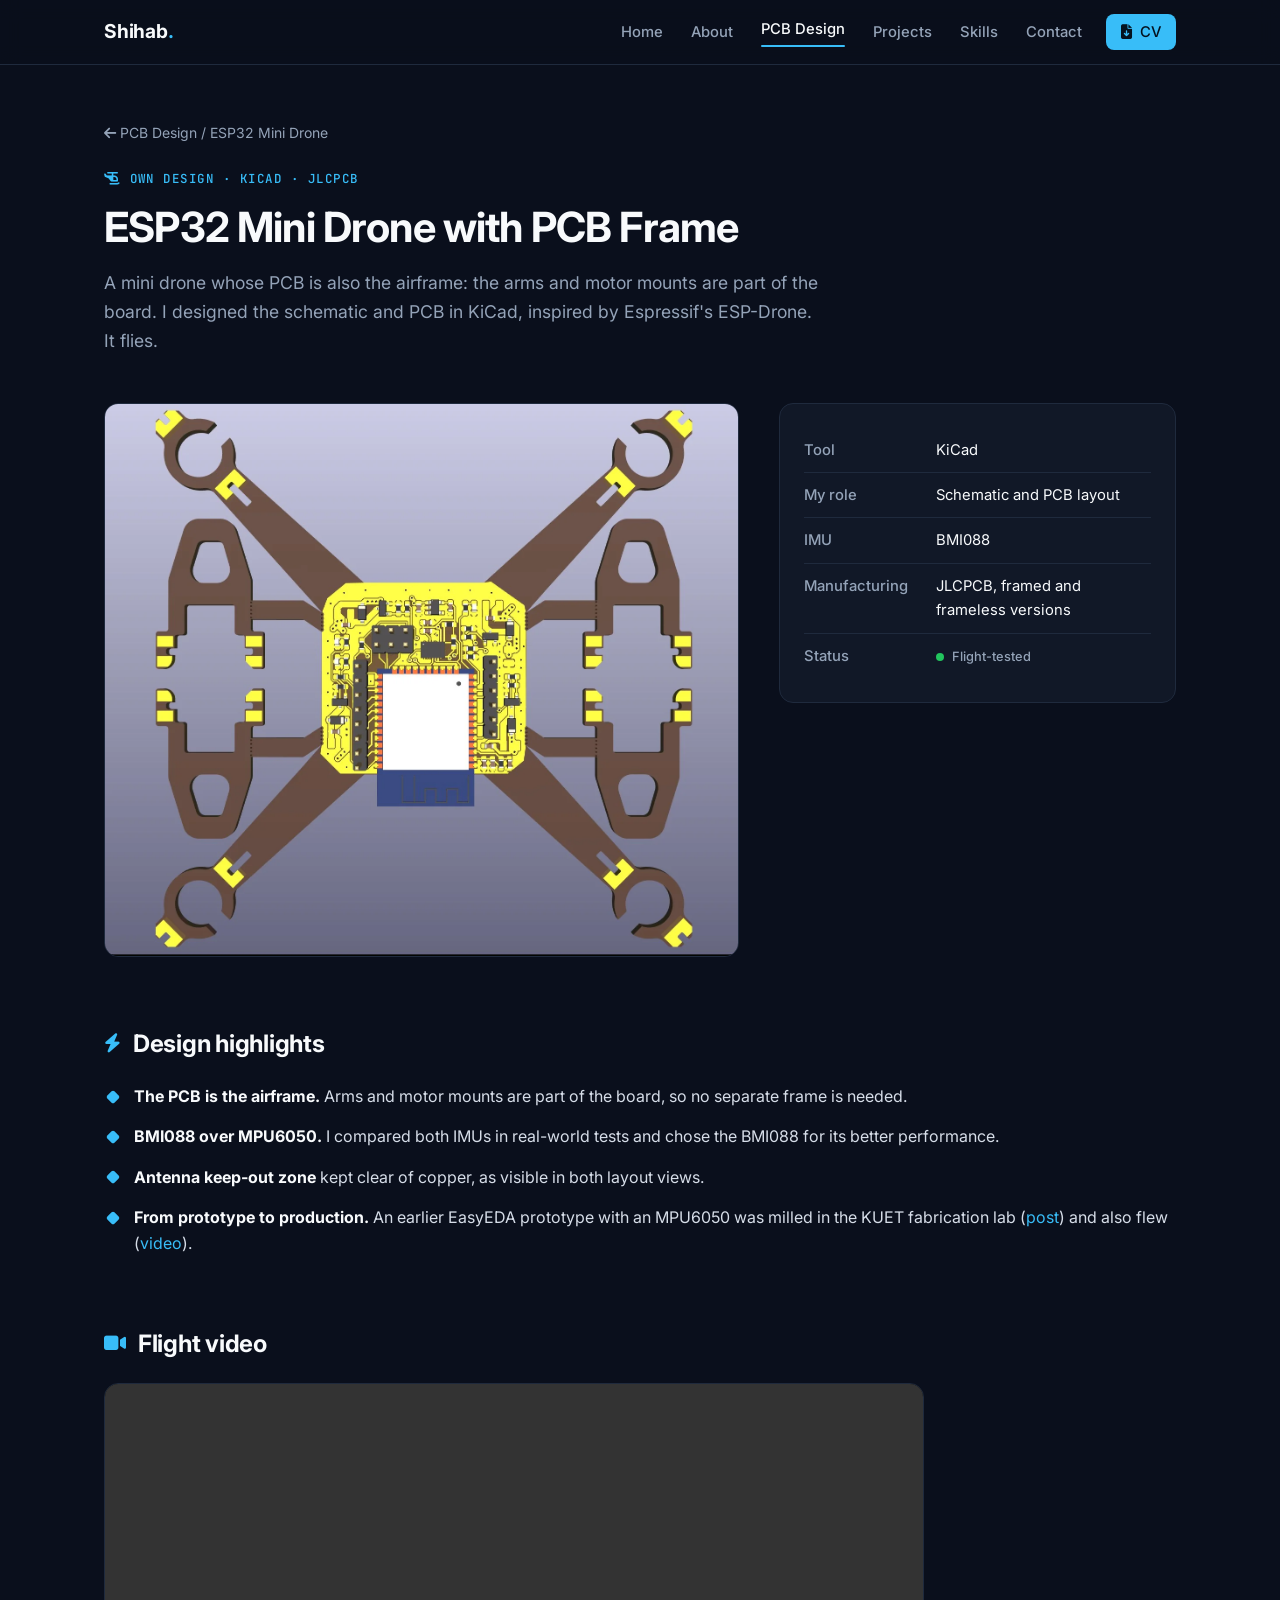
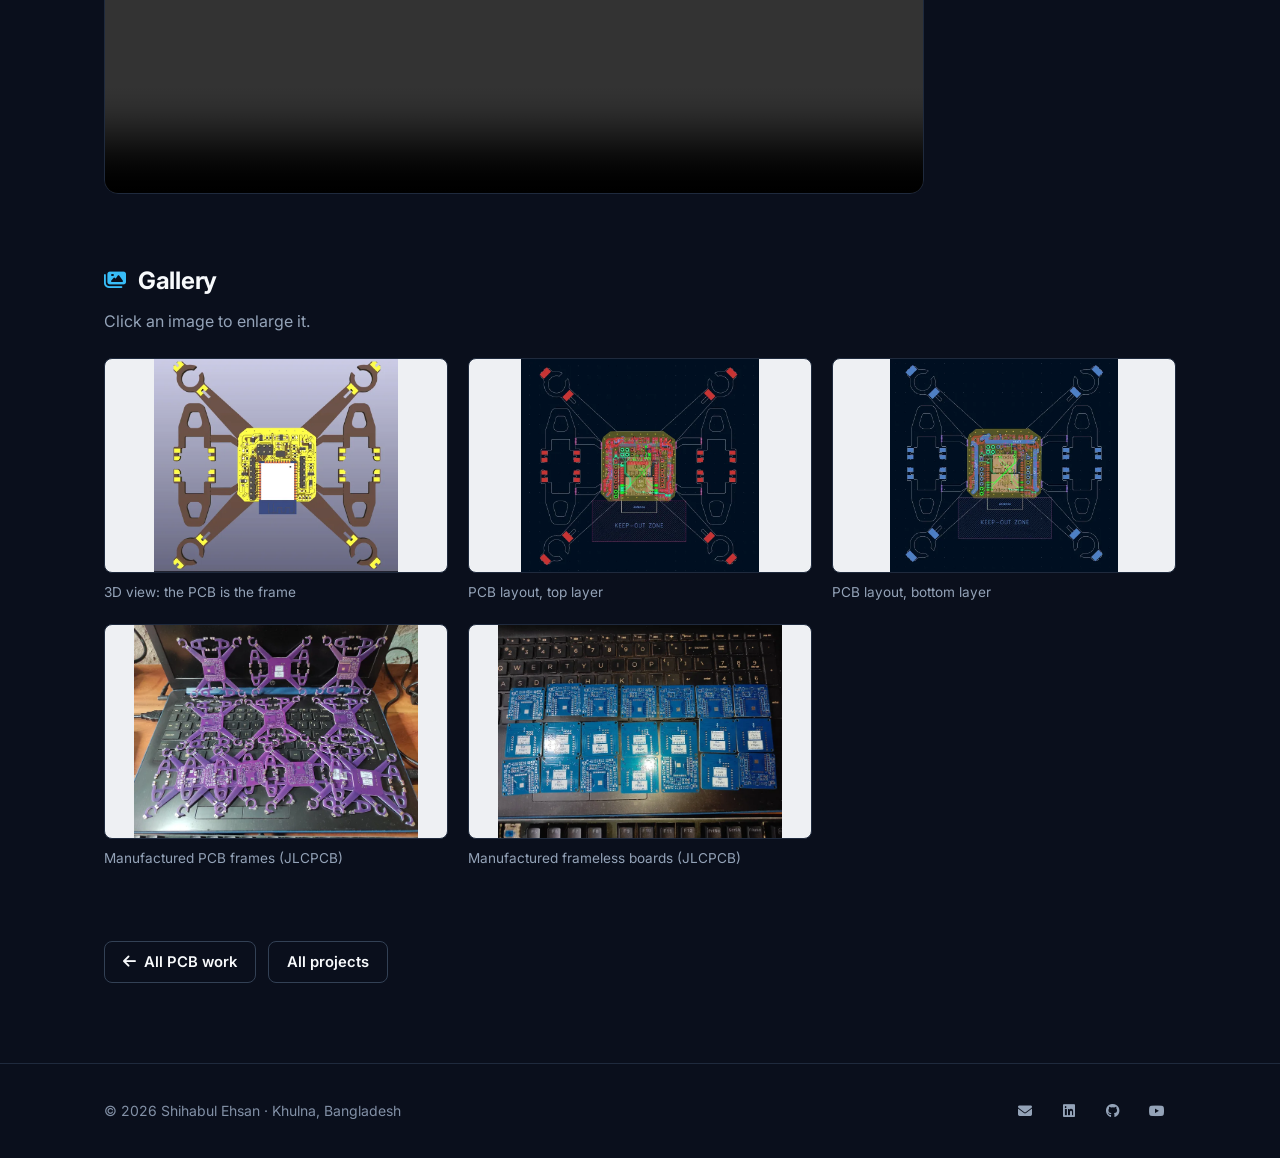
<file: pcb/esp-drone.html>
<!DOCTYPE html>
<html lang="en">
<head>
    <meta charset="UTF-8">
    <meta name="viewport" content="width=device-width, initial-scale=1">
    <title>ESP32 Mini Drone with PCB Frame | PCB Design | Shihabul Ehsan</title>
    <meta name="description" content="ESP32 mini drone by Shihabul Ehsan: a KiCad PCB that doubles as the airframe, with a BMI088 IMU, manufactured by JLCPCB.">
    <link rel="canonical" href="https://shihabul-glitch.github.io/pcb/esp-drone.html">
    <link rel="icon" href="../favicon.ico" sizes="any">
    <link rel="icon" type="image/png" sizes="32x32" href="../images/favicon-32.png">
    <link rel="apple-touch-icon" href="../images/apple-touch-icon.png">
    <meta name="theme-color" content="#0a0f1c">
    <meta property="og:type" content="website">
    <meta property="og:site_name" content="Shihabul Ehsan">
    <meta property="og:title" content="ESP32 Mini Drone with PCB Frame | PCB Design | Shihabul Ehsan">
    <meta property="og:description" content="ESP32 mini drone by Shihabul Ehsan: a KiCad PCB that doubles as the airframe, with a BMI088 IMU, manufactured by JLCPCB.">
    <meta property="og:url" content="https://shihabul-glitch.github.io/pcb/esp-drone.html">
    <meta property="og:image" content="https://shihabul-glitch.github.io/images/og-card.jpg">
    <meta property="og:image:width" content="1200">
    <meta property="og:image:height" content="630">
    <meta name="twitter:card" content="summary_large_image">
    <link rel="preconnect" href="https://fonts.googleapis.com">
    <link rel="preconnect" href="https://fonts.gstatic.com" crossorigin>
    <link rel="stylesheet" href="https://fonts.googleapis.com/css2?family=Inter:wght@400;500;600;700&family=JetBrains+Mono:wght@500&display=swap">
    <link rel="stylesheet" href="https://cdnjs.cloudflare.com/ajax/libs/font-awesome/6.4.0/css/all.min.css">
    <link rel="stylesheet" href="../css/style.css">
</head>
<body>

<nav class="site-nav">
    <div class="container nav-inner">
        <a class="nav-brand" href="../index.html">Shihab<span>.</span></a>
        <button class="nav-toggle" aria-label="Open menu" aria-expanded="false"><i class="fas fa-bars"></i></button>
        <ul class="nav-links">
            <li><a href="../index.html">Home</a></li>
            <li><a href="../about.html">About</a></li>
            <li><a href="../pcb.html" class="active">PCB Design</a></li>
            <li><a href="../projects.html">Projects</a></li>
            <li><a href="../skills.html">Skills</a></li>
            <li><a href="../contact.html">Contact</a></li>
            <li class="nav-cta"><a class="btn btn-primary btn-sm" href="../files/Shihabul_Ehsan_CV.pdf" target="_blank" rel="noopener"><i class="fas fa-file-arrow-down"></i> CV</a></li>
        </ul>
    </div>
</nav>

<main>
    <div class="container">

        <p class="breadcrumb"><a href="../pcb.html"><i class="fas fa-arrow-left"></i> PCB Design</a> / ESP32 Mini Drone</p>

        <header class="page-head">
            <p class="eyebrow"><i class="fas fa-helicopter"></i> Own design · KiCad · JLCPCB</p>
            <h1 class="page-title">ESP32 Mini Drone with PCB Frame</h1>
            <p class="lead">A mini drone whose PCB is also the airframe: the arms and motor mounts are part of the board. I designed the schematic and PCB in KiCad, inspired by Espressif's ESP-Drone. It flies.</p>
        </header>

        <section class="grid grid-aside">
            <a class="hero-shot" href="../images/pcb/esp-drone/1-pcb-frame-3d-view.webp" data-lightbox data-caption="3D view: the PCB is the frame">
                <img src="../images/pcb/esp-drone/1-pcb-frame-3d-view.webp" alt="3D view of the drone PCB with the frame built into the board" width="1447" height="1262">
            </a>
            <aside class="card">
                <table class="spec-table">
                    <tr><th>Tool</th><td>KiCad</td></tr>
                    <tr><th>My role</th><td>Schematic and PCB layout</td></tr>
                    <tr><th>IMU</th><td>BMI088</td></tr>
                    <tr><th>Manufacturing</th><td>JLCPCB, framed and frameless versions</td></tr>
                    <tr><th>Status</th><td><span class="status status--done" style="margin: 0;">Flight-tested</span></td></tr>
                </table>
            </aside>
        </section>

        <section class="section">
            <h2 class="section-title"><i class="fas fa-bolt"></i> Design highlights</h2>
            <ul class="highlights">
                <li><b>The PCB is the airframe.</b> Arms and motor mounts are part of the board, so no separate frame is needed.</li>
                <li><b>BMI088 over MPU6050.</b> I compared both IMUs in real-world tests and chose the BMI088 for its better performance.</li>
                <li><b>Antenna keep-out zone</b> kept clear of copper, as visible in both layout views.</li>
                <li><b>From prototype to production.</b> An earlier EasyEDA prototype with an MPU6050 was milled in the KUET fabrication lab (<a href="https://www.linkedin.com/posts/shihabul-ehsan-132464304_built-a-pcb-for-my-esp32-based-mini-drone-activity-7325415229075419136-_VZp" target="_blank" rel="noopener">post</a>) and also flew (<a href="https://www.youtube.com/watch?v=WqGxymdPIIk" target="_blank" rel="noopener">video</a>).</li>
            </ul>
        </section>

        <section class="section" id="flight-video">
            <h2 class="section-title"><i class="fas fa-video"></i> Flight video</h2>
            <video class="flight-video" controls preload="metadata" playsinline src="../images/pcb/esp-drone/flight.mp4#t=0.5">
                Your browser can't play this video. <a href="../images/pcb/esp-drone/flight.mp4">Download it</a>.
            </video>
        </section>

        <section class="section">
            <h2 class="section-title"><i class="fas fa-images"></i> Gallery</h2>
            <p class="section-sub">Click an image to enlarge it.</p>
            <div class="gallery">
                <figure>
                    <a href="../images/pcb/esp-drone/1-pcb-frame-3d-view.webp" data-lightbox data-caption="3D view: the PCB is the frame">
                        <img src="../images/pcb/esp-drone/1-pcb-frame-3d-view-thumb.webp" alt="3D view: the PCB is the frame" loading="lazy"></a>
                    <figcaption>3D view: the PCB is the frame</figcaption>
                </figure>
                <figure>
                    <a href="../images/pcb/esp-drone/2-pcb-layout-top.webp" data-lightbox data-caption="PCB layout, top layer">
                        <img src="../images/pcb/esp-drone/2-pcb-layout-top-thumb.webp" alt="PCB layout, top layer" loading="lazy"></a>
                    <figcaption>PCB layout, top layer</figcaption>
                </figure>
                <figure>
                    <a href="../images/pcb/esp-drone/3-pcb-layout-bottom.webp" data-lightbox data-caption="PCB layout, bottom layer">
                        <img src="../images/pcb/esp-drone/3-pcb-layout-bottom-thumb.webp" alt="PCB layout, bottom layer" loading="lazy"></a>
                    <figcaption>PCB layout, bottom layer</figcaption>
                </figure>
                <figure>
                    <a href="../images/pcb/esp-drone/4-manufactured-pcb-frames-jlcpcb.webp" data-lightbox data-caption="Manufactured PCB frames (JLCPCB)">
                        <img src="../images/pcb/esp-drone/4-manufactured-pcb-frames-jlcpcb-thumb.webp" alt="Manufactured PCB frames (JLCPCB)" loading="lazy"></a>
                    <figcaption>Manufactured PCB frames (JLCPCB)</figcaption>
                </figure>
                <figure>
                    <a href="../images/pcb/esp-drone/5-manufactured-frameless-boards-jlcpcb.webp" data-lightbox data-caption="Manufactured frameless boards (JLCPCB)">
                        <img src="../images/pcb/esp-drone/5-manufactured-frameless-boards-jlcpcb-thumb.webp" alt="Manufactured frameless boards (JLCPCB)" loading="lazy"></a>
                    <figcaption>Manufactured frameless boards (JLCPCB)</figcaption>
                </figure>
            </div>
        </section>

        <section class="section">
            <div class="btn-row">
                <a href="../pcb.html" class="btn btn-outline"><i class="fas fa-arrow-left"></i> All PCB work</a>
                <a href="../projects.html" class="btn btn-outline">All projects</a>
            </div>
        </section>

    </div>
</main>

<footer class="site-footer">
    <div class="container footer-inner">
        <p>© <span class="year">2026</span> Shihabul Ehsan · Khulna, Bangladesh</p>
        <div class="footer-social">
            <a href="mailto:shihabulehsan@gmail.com" aria-label="Email"><i class="fas fa-envelope"></i></a>
            <a href="https://www.linkedin.com/in/shihabul-ehsan-132464304/" target="_blank" rel="noopener" aria-label="LinkedIn"><i class="fab fa-linkedin"></i></a>
            <a href="https://github.com/Shihabul-glitch" target="_blank" rel="noopener" aria-label="GitHub"><i class="fab fa-github"></i></a>
            <a href="https://www.youtube.com/@have_fun1107" target="_blank" rel="noopener" aria-label="YouTube"><i class="fab fa-youtube"></i></a>
        </div>
    </div>
</footer>

<script src="../js/script.js"></script>
</body>
</html>
</file>
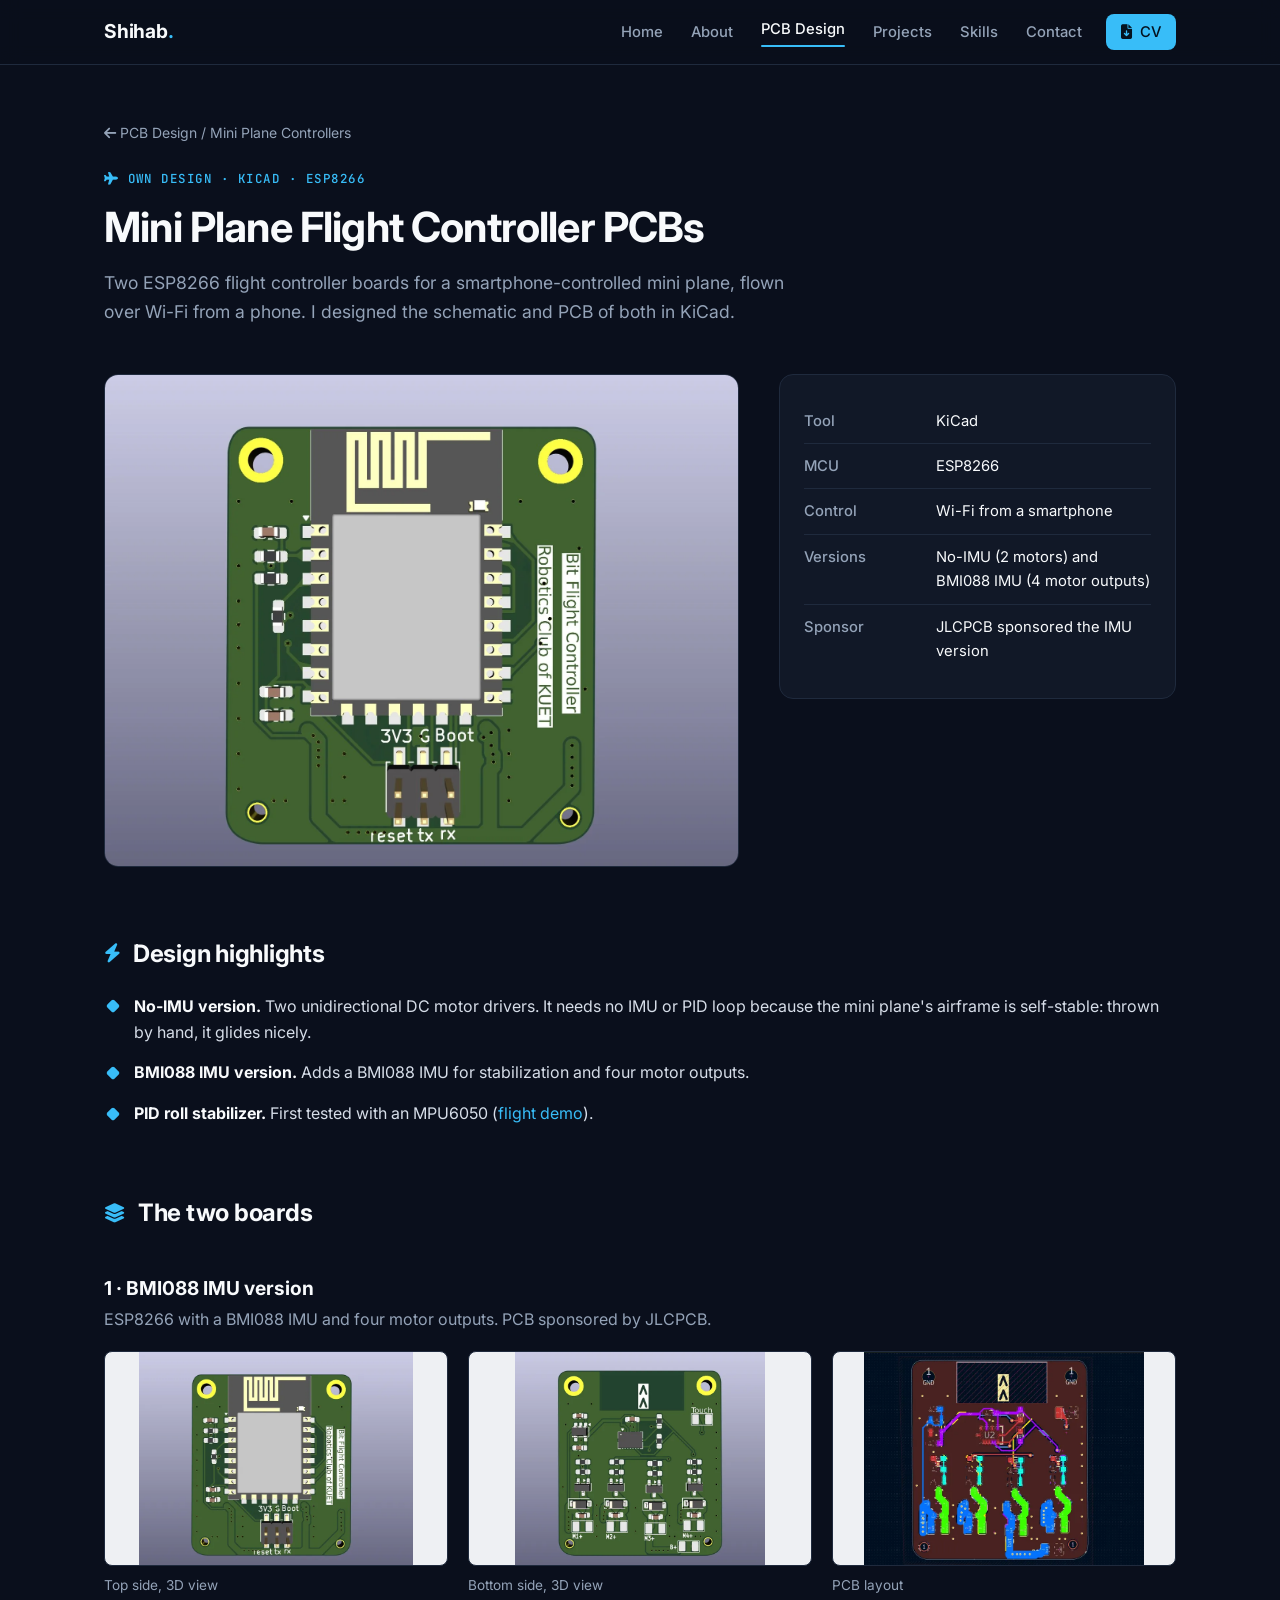
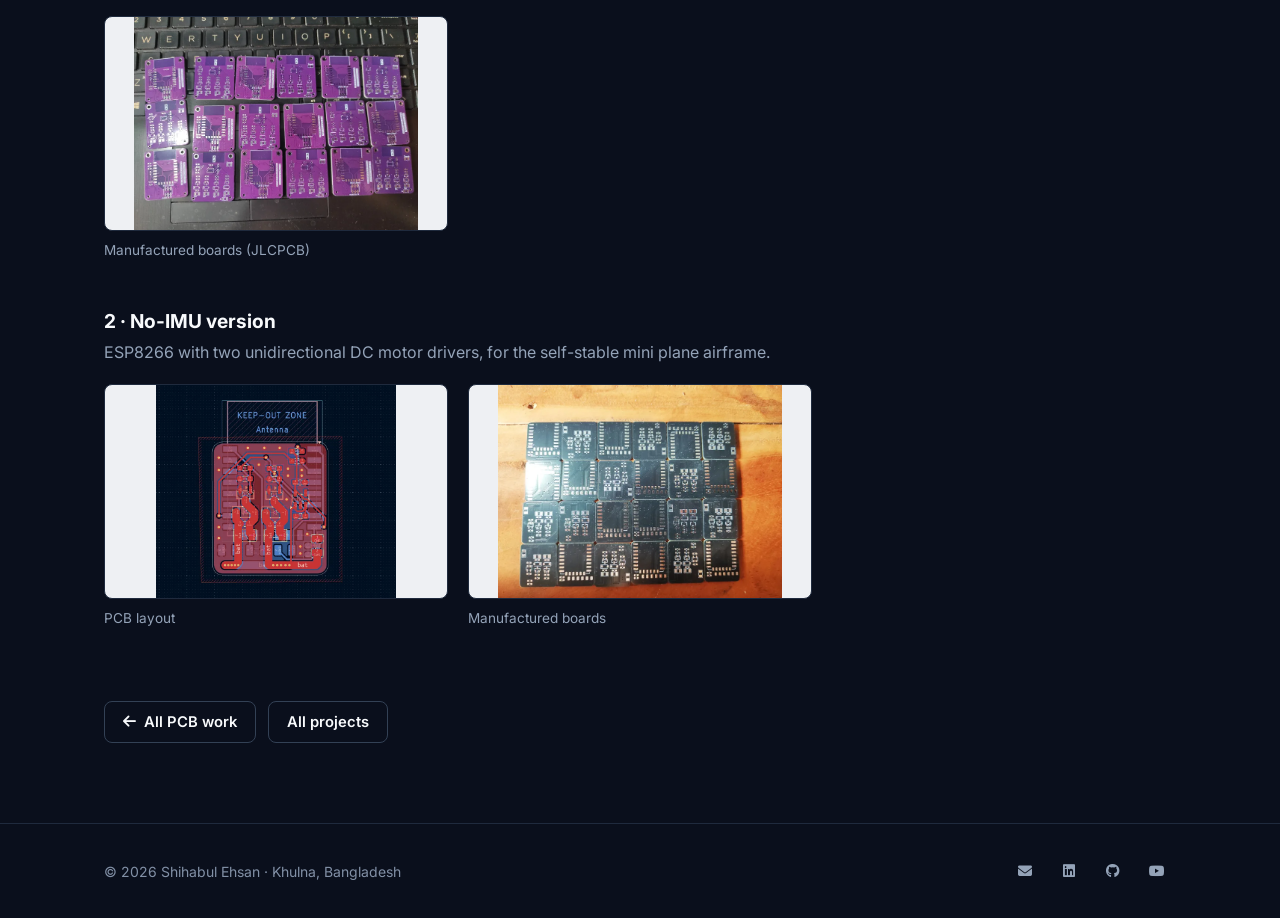
<file: pcb/mini-plane-controllers.html>
<!DOCTYPE html>
<html lang="en">
<head>
    <meta charset="UTF-8">
    <meta name="viewport" content="width=device-width, initial-scale=1">
    <title>Mini Plane Flight Controller PCBs | PCB Design | Shihabul Ehsan</title>
    <meta name="description" content="Two ESP8266 flight controller PCBs by Shihabul Ehsan for a smartphone-controlled mini plane, designed in KiCad.">
    <link rel="canonical" href="https://shihabul-glitch.github.io/pcb/mini-plane-controllers.html">
    <link rel="icon" href="../favicon.ico" sizes="any">
    <link rel="icon" type="image/png" sizes="32x32" href="../images/favicon-32.png">
    <link rel="apple-touch-icon" href="../images/apple-touch-icon.png">
    <meta name="theme-color" content="#0a0f1c">
    <meta property="og:type" content="website">
    <meta property="og:site_name" content="Shihabul Ehsan">
    <meta property="og:title" content="Mini Plane Flight Controller PCBs | PCB Design | Shihabul Ehsan">
    <meta property="og:description" content="Two ESP8266 flight controller PCBs by Shihabul Ehsan for a smartphone-controlled mini plane, designed in KiCad.">
    <meta property="og:url" content="https://shihabul-glitch.github.io/pcb/mini-plane-controllers.html">
    <meta property="og:image" content="https://shihabul-glitch.github.io/images/og-card.jpg">
    <meta property="og:image:width" content="1200">
    <meta property="og:image:height" content="630">
    <meta name="twitter:card" content="summary_large_image">
    <link rel="preconnect" href="https://fonts.googleapis.com">
    <link rel="preconnect" href="https://fonts.gstatic.com" crossorigin>
    <link rel="stylesheet" href="https://fonts.googleapis.com/css2?family=Inter:wght@400;500;600;700&family=JetBrains+Mono:wght@500&display=swap">
    <link rel="stylesheet" href="https://cdnjs.cloudflare.com/ajax/libs/font-awesome/6.4.0/css/all.min.css">
    <link rel="stylesheet" href="../css/style.css">
</head>
<body>

<nav class="site-nav">
    <div class="container nav-inner">
        <a class="nav-brand" href="../index.html">Shihab<span>.</span></a>
        <button class="nav-toggle" aria-label="Open menu" aria-expanded="false"><i class="fas fa-bars"></i></button>
        <ul class="nav-links">
            <li><a href="../index.html">Home</a></li>
            <li><a href="../about.html">About</a></li>
            <li><a href="../pcb.html" class="active">PCB Design</a></li>
            <li><a href="../projects.html">Projects</a></li>
            <li><a href="../skills.html">Skills</a></li>
            <li><a href="../contact.html">Contact</a></li>
            <li class="nav-cta"><a class="btn btn-primary btn-sm" href="../files/Shihabul_Ehsan_CV.pdf" target="_blank" rel="noopener"><i class="fas fa-file-arrow-down"></i> CV</a></li>
        </ul>
    </div>
</nav>

<main>
    <div class="container">

        <p class="breadcrumb"><a href="../pcb.html"><i class="fas fa-arrow-left"></i> PCB Design</a> / Mini Plane Controllers</p>

        <header class="page-head">
            <p class="eyebrow"><i class="fas fa-plane"></i> Own design · KiCad · ESP8266</p>
            <h1 class="page-title">Mini Plane Flight Controller PCBs</h1>
            <p class="lead">Two ESP8266 flight controller boards for a smartphone-controlled mini plane, flown over Wi-Fi from a phone. I designed the schematic and PCB of both in KiCad.</p>
        </header>

        <section class="grid grid-aside">
            <a class="hero-shot" href="../images/pcb/plane-controller-imu/1-top-3d-view.webp" data-lightbox data-caption="BMI088 IMU version, top side">
                <img src="../images/pcb/plane-controller-imu/1-top-3d-view.webp" alt="3D view of the mini plane flight controller with BMI088 IMU" width="1600" height="1241">
            </a>
            <aside class="card">
                <table class="spec-table">
                    <tr><th>Tool</th><td>KiCad</td></tr>
                    <tr><th>MCU</th><td>ESP8266</td></tr>
                    <tr><th>Control</th><td>Wi-Fi from a smartphone</td></tr>
                    <tr><th>Versions</th><td>No-IMU (2 motors) and BMI088 IMU (4 motor outputs)</td></tr>
                    <tr><th>Sponsor</th><td>JLCPCB sponsored the IMU version</td></tr>
                </table>
            </aside>
        </section>

        <section class="section">
            <h2 class="section-title"><i class="fas fa-bolt"></i> Design highlights</h2>
            <ul class="highlights">
                <li><b>No-IMU version.</b> Two unidirectional DC motor drivers. It needs no IMU or PID loop because the mini plane's airframe is self-stable: thrown by hand, it glides nicely.</li>
                <li><b>BMI088 IMU version.</b> Adds a BMI088 IMU for stabilization and four motor outputs.</li>
                <li><b>PID roll stabilizer.</b> First tested with an MPU6050 (<a href="https://www.linkedin.com/posts/shihabul-ehsan-132464304_%F0%9D%90%83%F0%9D%90%9E%F0%9D%90%AF%F0%9D%90%9E%F0%9D%90%A5%F0%9D%90%A8%F0%9D%90%A9%F0%9D%90%9E%F0%9D%90%9D%F0%9D%90%80-%F0%9D%90%8C%F0%9D%90%A8%F0%9D%90%9B%F0%9D%90%A2%F0%9D%90%A5%F0%9D%90%9E-%F0%9D%90%82%F0%9D%90%A8%F0%9D%90%A7-ugcPost-7385681628603252736-HHN_" target="_blank" rel="noopener">flight demo</a>).</li>
            </ul>
        </section>

        <section class="section">
            <h2 class="section-title"><i class="fas fa-layer-group"></i> The two boards</h2>

            <div class="sub-board" id="bmi088-version">
                <h3>1 · BMI088 IMU version</h3>
                <p>ESP8266 with a BMI088 IMU and four motor outputs. PCB sponsored by JLCPCB.</p>
                <div class="gallery">
                    <figure>
                        <a href="../images/pcb/plane-controller-imu/1-top-3d-view.webp" data-lightbox data-caption="Top side, 3D view">
                            <img src="../images/pcb/plane-controller-imu/1-top-3d-view-thumb.webp" alt="Top side, 3D view" loading="lazy"></a>
                        <figcaption>Top side, 3D view</figcaption>
                    </figure>
                    <figure>
                        <a href="../images/pcb/plane-controller-imu/2-bottom-3d-view.webp" data-lightbox data-caption="Bottom side, 3D view">
                            <img src="../images/pcb/plane-controller-imu/2-bottom-3d-view-thumb.webp" alt="Bottom side, 3D view" loading="lazy"></a>
                        <figcaption>Bottom side, 3D view</figcaption>
                    </figure>
                    <figure>
                        <a href="../images/pcb/plane-controller-imu/3-pcb-layout.webp" data-lightbox data-caption="PCB layout">
                            <img src="../images/pcb/plane-controller-imu/3-pcb-layout-thumb.webp" alt="PCB layout" loading="lazy"></a>
                        <figcaption>PCB layout</figcaption>
                    </figure>
                    <figure>
                        <a href="../images/pcb/plane-controller-imu/4-manufactured-boards-jlcpcb.webp" data-lightbox data-caption="Manufactured boards (JLCPCB)">
                            <img src="../images/pcb/plane-controller-imu/4-manufactured-boards-jlcpcb-thumb.webp" alt="Manufactured boards (JLCPCB)" loading="lazy"></a>
                        <figcaption>Manufactured boards (JLCPCB)</figcaption>
                    </figure>
                </div>
            </div>

            <div class="sub-board" id="no-imu-version">
                <h3>2 · No-IMU version</h3>
                <p>ESP8266 with two unidirectional DC motor drivers, for the self-stable mini plane airframe.</p>
                <div class="gallery">
                    <figure>
                        <a href="../images/pcb/plane-controller-no-imu/1-pcb-layout.webp" data-lightbox data-caption="PCB layout">
                            <img src="../images/pcb/plane-controller-no-imu/1-pcb-layout-thumb.webp" alt="PCB layout" loading="lazy"></a>
                        <figcaption>PCB layout</figcaption>
                    </figure>
                    <figure>
                        <a href="../images/pcb/plane-controller-no-imu/2-manufactured-boards.webp" data-lightbox data-caption="Manufactured boards">
                            <img src="../images/pcb/plane-controller-no-imu/2-manufactured-boards-thumb.webp" alt="Manufactured boards" loading="lazy"></a>
                        <figcaption>Manufactured boards</figcaption>
                    </figure>
                </div>
            </div>
        </section>

        <section class="section">
            <div class="btn-row">
                <a href="../pcb.html" class="btn btn-outline"><i class="fas fa-arrow-left"></i> All PCB work</a>
                <a href="../projects.html" class="btn btn-outline">All projects</a>
            </div>
        </section>

    </div>
</main>

<footer class="site-footer">
    <div class="container footer-inner">
        <p>© <span class="year">2026</span> Shihabul Ehsan · Khulna, Bangladesh</p>
        <div class="footer-social">
            <a href="mailto:shihabulehsan@gmail.com" aria-label="Email"><i class="fas fa-envelope"></i></a>
            <a href="https://www.linkedin.com/in/shihabul-ehsan-132464304/" target="_blank" rel="noopener" aria-label="LinkedIn"><i class="fab fa-linkedin"></i></a>
            <a href="https://github.com/Shihabul-glitch" target="_blank" rel="noopener" aria-label="GitHub"><i class="fab fa-github"></i></a>
            <a href="https://www.youtube.com/@have_fun1107" target="_blank" rel="noopener" aria-label="YouTube"><i class="fab fa-youtube"></i></a>
        </div>
    </div>
</footer>

<script src="../js/script.js"></script>
</body>
</html>
</file>
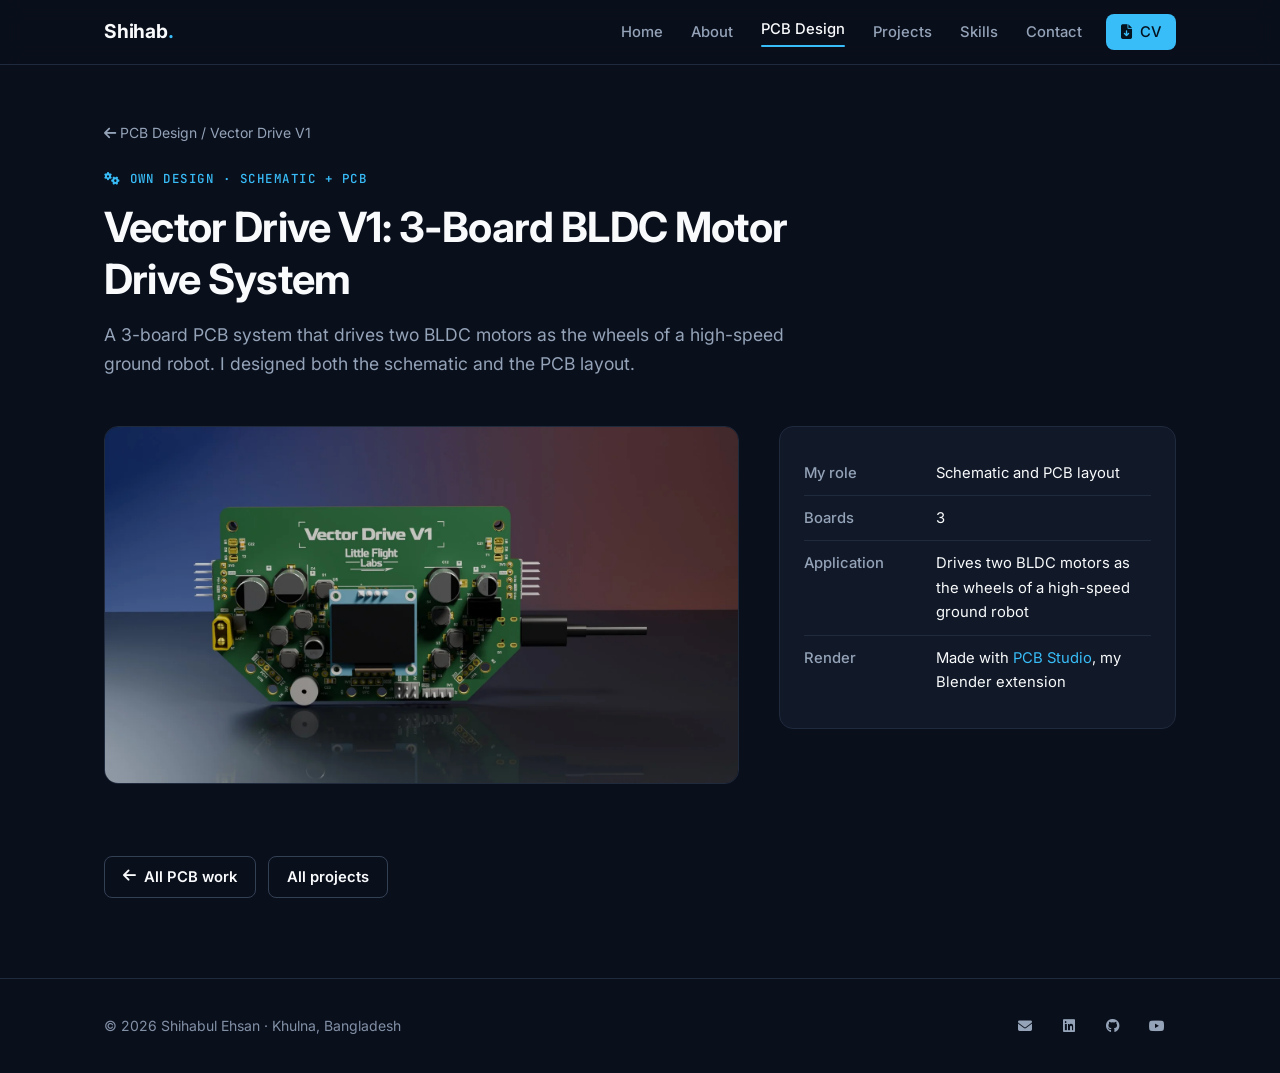
<file: pcb/vector-drive-v1.html>
<!DOCTYPE html>
<html lang="en">
<head>
    <meta charset="UTF-8">
    <meta name="viewport" content="width=device-width, initial-scale=1">
    <title>Vector Drive V1: 3-Board BLDC Motor Drive System | PCB Design | Shihabul Ehsan</title>
    <meta name="description" content="Vector Drive V1: a 3-board PCB system by Shihabul Ehsan that drives two BLDC motors as the wheels of a high-speed ground robot.">
    <link rel="canonical" href="https://shihabul-glitch.github.io/pcb/vector-drive-v1.html">
    <link rel="icon" href="../favicon.ico" sizes="any">
    <link rel="icon" type="image/png" sizes="32x32" href="../images/favicon-32.png">
    <link rel="apple-touch-icon" href="../images/apple-touch-icon.png">
    <meta name="theme-color" content="#0a0f1c">
    <meta property="og:type" content="website">
    <meta property="og:site_name" content="Shihabul Ehsan">
    <meta property="og:title" content="Vector Drive V1: 3-Board BLDC Motor Drive System | PCB Design | Shihabul Ehsan">
    <meta property="og:description" content="Vector Drive V1: a 3-board PCB system by Shihabul Ehsan that drives two BLDC motors as the wheels of a high-speed ground robot.">
    <meta property="og:url" content="https://shihabul-glitch.github.io/pcb/vector-drive-v1.html">
    <meta property="og:image" content="https://shihabul-glitch.github.io/images/og-card.jpg">
    <meta property="og:image:width" content="1200">
    <meta property="og:image:height" content="630">
    <meta name="twitter:card" content="summary_large_image">
    <link rel="preconnect" href="https://fonts.googleapis.com">
    <link rel="preconnect" href="https://fonts.gstatic.com" crossorigin>
    <link rel="stylesheet" href="https://fonts.googleapis.com/css2?family=Inter:wght@400;500;600;700&family=JetBrains+Mono:wght@500&display=swap">
    <link rel="stylesheet" href="https://cdnjs.cloudflare.com/ajax/libs/font-awesome/6.4.0/css/all.min.css">
    <link rel="stylesheet" href="../css/style.css">
</head>
<body>

<nav class="site-nav">
    <div class="container nav-inner">
        <a class="nav-brand" href="../index.html">Shihab<span>.</span></a>
        <button class="nav-toggle" aria-label="Open menu" aria-expanded="false"><i class="fas fa-bars"></i></button>
        <ul class="nav-links">
            <li><a href="../index.html">Home</a></li>
            <li><a href="../about.html">About</a></li>
            <li><a href="../pcb.html" class="active">PCB Design</a></li>
            <li><a href="../projects.html">Projects</a></li>
            <li><a href="../skills.html">Skills</a></li>
            <li><a href="../contact.html">Contact</a></li>
            <li class="nav-cta"><a class="btn btn-primary btn-sm" href="../files/Shihabul_Ehsan_CV.pdf" target="_blank" rel="noopener"><i class="fas fa-file-arrow-down"></i> CV</a></li>
        </ul>
    </div>
</nav>

<main>
    <div class="container">

        <p class="breadcrumb"><a href="../pcb.html"><i class="fas fa-arrow-left"></i> PCB Design</a> / Vector Drive V1</p>

        <header class="page-head">
            <p class="eyebrow"><i class="fas fa-gears"></i> Own design · Schematic + PCB</p>
            <h1 class="page-title">Vector Drive V1: 3-Board BLDC Motor Drive System</h1>
            <p class="lead">A 3-board PCB system that drives two BLDC motors as the wheels of a high-speed ground robot. I designed both the schematic and the PCB layout.</p>
        </header>

        <section class="grid grid-aside">
            <a class="hero-shot" href="../images/pcb/vector-drive-v1/1-render.webp" data-lightbox data-caption="Vector Drive V1, rendered with PCB Studio">
                <img src="../images/pcb/vector-drive-v1/1-render.webp" alt="Photorealistic render of the Vector Drive V1 PCB" width="1600" height="900">
            </a>
            <aside class="card">
                <table class="spec-table">
                    <tr><th>My role</th><td>Schematic and PCB layout</td></tr>
                    <tr><th>Boards</th><td>3</td></tr>
                    <tr><th>Application</th><td>Drives two BLDC motors as the wheels of a high-speed ground robot</td></tr>
                    <tr><th>Render</th><td>Made with <a href="../pcb.html#pcb-studio">PCB Studio</a>, my Blender extension</td></tr>
                </table>
            </aside>
        </section>

        <section class="section">
            <div class="btn-row">
                <a href="../pcb.html" class="btn btn-outline"><i class="fas fa-arrow-left"></i> All PCB work</a>
                <a href="../projects.html" class="btn btn-outline">All projects</a>
            </div>
        </section>

    </div>
</main>

<footer class="site-footer">
    <div class="container footer-inner">
        <p>© <span class="year">2026</span> Shihabul Ehsan · Khulna, Bangladesh</p>
        <div class="footer-social">
            <a href="mailto:shihabulehsan@gmail.com" aria-label="Email"><i class="fas fa-envelope"></i></a>
            <a href="https://www.linkedin.com/in/shihabul-ehsan-132464304/" target="_blank" rel="noopener" aria-label="LinkedIn"><i class="fab fa-linkedin"></i></a>
            <a href="https://github.com/Shihabul-glitch" target="_blank" rel="noopener" aria-label="GitHub"><i class="fab fa-github"></i></a>
            <a href="https://www.youtube.com/@have_fun1107" target="_blank" rel="noopener" aria-label="YouTube"><i class="fab fa-youtube"></i></a>
        </div>
    </div>
</footer>

<script src="../js/script.js"></script>
</body>
</html>
</file>
<file: css/style.css>
/* =========================================================
   Shihabul Ehsan — portfolio
   One stylesheet for every page. Colors and sizes live in
   the tokens below; components reuse them.
   ========================================================= */

:root {
    --bg: #0a0f1c;
    --surface: #111827;
    --surface-2: #0d1424;
    --border: #1f2a3d;
    --border-strong: #334155;

    --heading: #f8fafc;
    --text: #d6dde8;
    --muted: #94a3b8;
    --faint: #8290a6;   /* >= 4.5:1 on page and card backgrounds */

    --accent: #38bdf8;
    --accent-strong: #0ea5e9;
    --accent-soft: rgba(56, 189, 248, 0.10);
    --accent-line: rgba(56, 189, 248, 0.28);

    --ok: #22c55e;
    --warn: #eab308;

    --radius: 14px;
    --radius-sm: 8px;
    --shadow: 0 12px 32px rgba(0, 0, 0, 0.35);

    --font: "Inter", system-ui, -apple-system, "Segoe UI", sans-serif;
    --mono: "JetBrains Mono", ui-monospace, "Cascadia Code", Consolas, monospace;

    --container: 1120px;
    --gutter: 24px;
}

/* ---------- Reset / base ---------- */
*,
*::before,
*::after { box-sizing: border-box; margin: 0; padding: 0; }

html { scroll-behavior: smooth; }

body {
    font-family: var(--font);
    font-size: 16px;
    line-height: 1.65;
    background: var(--bg);
    color: var(--text);
    overflow-x: hidden;
    -webkit-font-smoothing: antialiased;
}

img { max-width: 100%; display: block; }

a { color: var(--accent); text-decoration: none; }
a:hover { text-decoration: underline; }

h1, h2, h3, h4 { color: var(--heading); line-height: 1.25; font-weight: 700; }
h3 { font-size: 1.125rem; }
h4 { font-size: 1rem; }

p + p { margin-top: 0.9em; }
strong { color: var(--heading); font-weight: 600; }

ul { padding-left: 1.2em; }

:focus-visible { outline: 2px solid var(--accent); outline-offset: 3px; border-radius: 4px; }

.container {
    max-width: var(--container);
    margin: 0 auto;
    padding: 0 var(--gutter);
}

/* ---------- Navigation ---------- */
.site-nav {
    position: sticky;
    top: 0;
    z-index: 50;
    background: rgba(10, 15, 28, 0.82);
    backdrop-filter: blur(10px);
    -webkit-backdrop-filter: blur(10px);
    border-bottom: 1px solid var(--border);
}

.nav-inner {
    display: flex;
    align-items: center;
    justify-content: space-between;
    gap: 16px;
    height: 64px;
}

.nav-brand {
    font-size: 1.2rem;
    font-weight: 700;
    color: var(--heading);
    letter-spacing: -0.01em;
}
.nav-brand:hover { text-decoration: none; }
.nav-brand span { color: var(--accent); }

.nav-links {
    display: flex;
    align-items: center;
    gap: 4px;
    list-style: none;
    padding: 0;
}

.nav-links a {
    display: block;
    padding: 8px 12px;
    border-radius: var(--radius-sm);
    color: var(--muted);
    font-size: 0.925rem;
    font-weight: 500;
}
.nav-links a:hover { color: var(--heading); background: var(--surface); text-decoration: none; }
.nav-links a.active { color: var(--heading); }
.nav-links a.active::after {
    content: "";
    display: block;
    height: 2px;
    margin-top: 3px;
    border-radius: 2px;
    background: var(--accent);
}

.nav-links .nav-cta { margin-left: 8px; }
.nav-links a.btn-primary { display: inline-flex; padding: 0 14px; color: #04121f; }
.nav-links a.btn-primary:hover { background: var(--accent-strong); color: #04121f; }

.nav-toggle {
    display: none;
    width: 44px;
    height: 44px;
    border: 1px solid var(--border-strong);
    border-radius: var(--radius-sm);
    background: transparent;
    color: var(--heading);
    font-size: 1.1rem;
    cursor: pointer;
}

/* ---------- Page structure ---------- */
main { padding: 56px 0 80px; }

.page-head { margin-bottom: 48px; max-width: 720px; }

.eyebrow {
    display: inline-flex;
    align-items: center;
    gap: 8px;
    font-family: var(--mono);
    font-size: 0.78rem;
    font-weight: 500;
    letter-spacing: 0.12em;
    text-transform: uppercase;
    color: var(--accent);
    margin-bottom: 12px;
}

.page-title { font-size: clamp(2rem, 4vw, 2.6rem); letter-spacing: -0.02em; margin-bottom: 14px; }

.lead { font-size: 1.1rem; color: var(--muted); }

.section { margin-top: 72px; }
.section:first-child { margin-top: 0; }

.section-title {
    display: flex;
    align-items: center;
    gap: 12px;
    font-size: 1.5rem;
    letter-spacing: -0.01em;
    margin-bottom: 24px;
}
.section-title i { color: var(--accent); font-size: 1.2rem; }

.section-sub { color: var(--muted); margin: -12px 0 24px; max-width: 680px; }

/* ---------- Grids ---------- */
.grid { display: grid; gap: 24px; }
.grid-2 { grid-template-columns: repeat(2, minmax(0, 1fr)); }
.grid-3 { grid-template-columns: repeat(3, minmax(0, 1fr)); }
.grid-4 { grid-template-columns: repeat(4, minmax(0, 1fr)); }
.grid-auto { grid-template-columns: repeat(auto-fit, minmax(280px, 1fr)); }
.grid-aside { grid-template-columns: minmax(0, 1.6fr) minmax(0, 1fr); gap: 40px; align-items: start; }

/* ---------- Cards ---------- */
.card {
    background: var(--surface);
    border: 1px solid var(--border);
    border-radius: var(--radius);
    padding: 24px;
}

.card-hover { transition: border-color 0.2s ease, transform 0.2s ease; }
.card-hover:hover { border-color: var(--accent-line); transform: translateY(-3px); }

.card h3 { margin-bottom: 8px; }
.card p { color: var(--muted); font-size: 0.95rem; }

.card-dashed { background: transparent; border-style: dashed; border-color: var(--border-strong); }

.icon-badge {
    display: inline-flex;
    align-items: center;
    justify-content: center;
    width: 44px;
    height: 44px;
    margin-bottom: 16px;
    border-radius: 10px;
    background: var(--accent-soft);
    color: var(--accent);
    font-size: 1.15rem;
}

/* ---------- Buttons ---------- */
.btn {
    display: inline-flex;
    align-items: center;
    justify-content: center;
    gap: 8px;
    min-height: 42px;
    padding: 0 18px;
    border-radius: var(--radius-sm);
    border: 1px solid transparent;
    font-family: inherit;
    font-size: 0.925rem;
    font-weight: 600;
    cursor: pointer;
    transition: background 0.15s ease, border-color 0.15s ease, color 0.15s ease;
}
.btn:hover { text-decoration: none; }

.btn-primary { background: var(--accent); color: #04121f; }
.btn-primary:hover { background: var(--accent-strong); }

.btn-outline { border-color: var(--border-strong); color: var(--heading); background: transparent; }
.btn-outline:hover { border-color: var(--accent); color: var(--accent); }

.btn-sm { min-height: 36px; padding: 0 14px; font-size: 0.85rem; }

.btn-row { display: flex; flex-wrap: wrap; gap: 12px; }

/* ---------- Tags, chips, status ---------- */
.tags { display: flex; flex-wrap: wrap; gap: 6px; }

.tag {
    font-family: var(--mono);
    font-size: 0.75rem;
    padding: 3px 9px;
    border-radius: 6px;
    background: var(--accent-soft);
    border: 1px solid var(--accent-line);
    color: #7dd3fc;
    white-space: nowrap;
}

.status {
    display: inline-flex;
    align-items: center;
    gap: 8px;
    font-size: 0.8rem;
    font-weight: 500;
    color: var(--muted);
    margin-bottom: 12px;
}
.status::before {
    content: "";
    width: 8px;
    height: 8px;
    border-radius: 50%;
    background: var(--warn);
}
.status--done::before { background: var(--ok); }
.status--live::before { background: var(--ok); animation: pulse 2s infinite; }

@keyframes pulse { 50% { opacity: 0.4; } }

/* ---------- Home: hero ---------- */
.hero {
    display: grid;
    grid-template-columns: minmax(0, 1fr) 320px;
    align-items: center;
    gap: 56px;
    padding: 32px 0 16px;
}

.hero h1 { font-size: clamp(2.2rem, 5vw, 3.2rem); letter-spacing: -0.03em; margin-bottom: 18px; }
.hero h1 span { color: var(--accent); }
.hero .lead { max-width: 560px; margin-bottom: 28px; }

/* Hero labels: each label stays on one line; dots between them on wide screens */
.hero-tags { flex-wrap: wrap; gap: 6px 0; }
.hero-tags span { display: inline-flex; align-items: center; gap: 8px; white-space: nowrap; }
.hero-tags span + span::before { content: "·"; margin: 0 12px; color: var(--faint); }

.hero-photo img {
    width: 320px;
    height: 320px;
    border-radius: 50%;
    object-fit: cover;
    object-position: center 25%;
    border: 6px solid var(--surface);
    box-shadow: 0 0 0 1px var(--border-strong), var(--shadow);
}

/* ---------- Stats ---------- */
.stat { text-align: center; padding: 22px 16px; }
.stat-number { font-size: 2rem; font-weight: 700; color: var(--accent); line-height: 1.1; }
.stat-label { font-size: 0.875rem; color: var(--muted); margin-top: 6px; }

/* ---------- Featured project ---------- */
.featured {
    padding: 32px;
    border-radius: var(--radius);
    border: 1px solid var(--border);
    background: linear-gradient(145deg, var(--surface), var(--surface-2));
}
.featured h3 { font-size: 1.4rem; margin-bottom: 12px; }
.featured p { max-width: 760px; margin-bottom: 24px; }

/* Whole-card link, e.g. "View all projects" on the home page */
.cta-link {
    display: flex;
    align-items: center;
    justify-content: space-between;
    gap: 24px;
    padding: 28px 32px;
    border-radius: var(--radius);
    border: 1px solid var(--border);
    background: linear-gradient(145deg, var(--surface), var(--surface-2));
    transition: border-color 0.2s ease, transform 0.2s ease;
}
.cta-link:hover { border-color: var(--accent-line); transform: translateY(-2px); text-decoration: none; }
.cta-link > span:first-child { display: flex; flex-direction: column; gap: 6px; }
.cta-title { font-size: 1.5rem; font-weight: 700; color: var(--heading); }
.cta-sub { color: var(--muted); }
.cta-arrow {
    flex: none;
    display: inline-flex;
    align-items: center;
    justify-content: center;
    width: 52px;
    height: 52px;
    border-radius: 50%;
    border: 1px solid var(--accent-line);
    background: var(--accent-soft);
    color: var(--accent);
    transition: background 0.2s ease, color 0.2s ease, transform 0.2s ease;
}
.cta-link:hover .cta-arrow { background: var(--accent); color: #04121f; transform: translateX(4px); }
@media (max-width: 640px) {
    .cta-link { padding: 22px 20px; gap: 16px; }
    .cta-title { font-size: 1.25rem; }
    .cta-arrow { width: 44px; height: 44px; }
}

/* ---------- Project cards ---------- */
.project-card { display: flex; flex-direction: column; }
.project-card .tags { margin: 16px 0 0; }

.project-note {
    margin-top: 16px;
    padding: 12px 14px;
    border-left: 3px solid var(--accent);
    border-radius: 0 var(--radius-sm) var(--radius-sm) 0;
    background: var(--surface-2);
    font-size: 0.9rem;
    color: var(--muted);
}
.project-note b { display: block; color: var(--accent); font-weight: 600; font-size: 0.8rem; margin-bottom: 2px; }

.project-links {
    display: flex;
    flex-wrap: wrap;
    gap: 10px;
    margin-top: auto;
    padding-top: 20px;
}
.project-card .project-links { border-top: 1px solid var(--border); margin-top: 20px; }

/* Optional image at the top of a project card (own projects only) */
.project-thumb {
    display: block;
    margin: -24px -24px 18px;
    aspect-ratio: 16 / 9;
    overflow: hidden;
    border-bottom: 1px solid var(--border);
    border-radius: var(--radius) var(--radius) 0 0;
    background: var(--surface-2);
}
.project-thumb img { width: 100%; height: 100%; object-fit: cover; transition: transform 0.25s ease; }
.project-card:hover .project-thumb img { transform: scale(1.03); }
/* Play button over thumbnails that open a video */
.project-thumb.video { position: relative; }
.project-thumb.video::after {
    content: "\f04b";
    font-family: "Font Awesome 6 Free";
    font-weight: 900;
    position: absolute;
    left: 50%;
    top: 50%;
    width: 56px;
    height: 56px;
    margin: -28px 0 0 -28px;
    display: flex;
    align-items: center;
    justify-content: center;
    padding-left: 4px;
    border-radius: 50%;
    background: rgba(10, 15, 28, 0.75);
    border: 2px solid var(--accent);
    color: var(--accent);
    font-size: 1.1rem;
}

/* "Proof" link after a skill, pointing at the project that shows it */
.proof { margin-left: 6px; font-size: 0.78rem; color: var(--muted); white-space: nowrap; }
.proof:hover { color: var(--accent); }

.filter-bar { display: flex; flex-wrap: wrap; gap: 8px; margin-bottom: 40px; }
.filter-btn {
    padding: 7px 16px;
    border-radius: 999px;
    border: 1px solid var(--border-strong);
    background: transparent;
    color: var(--muted);
    font-family: inherit;
    font-size: 0.875rem;
    cursor: pointer;
}
.filter-btn:hover { color: var(--heading); }
.filter-btn.active { background: var(--accent-soft); border-color: var(--accent); color: var(--accent); }

.is-hidden { display: none !important; }

/* ---------- About ---------- */
.info-list { display: grid; grid-template-columns: max-content 1fr; gap: 8px 16px; font-size: 0.925rem; }
.info-list dt { color: var(--accent); font-weight: 600; }
.info-list dd { color: var(--text); min-width: 0; overflow-wrap: anywhere; }

.aside-block { margin-top: 20px; padding-top: 20px; border-top: 1px solid var(--border); }
.aside-block h4 { color: var(--accent); margin-bottom: 8px; font-size: 0.95rem; }
.aside-block p { font-size: 0.9rem; }

.value { text-align: center; padding: 12px; }
.value i { font-size: 1.6rem; color: var(--accent); margin-bottom: 10px; }
.value p { font-size: 0.875rem; color: var(--muted); }

.timeline { position: relative; padding-left: 32px; }
.timeline::before {
    content: "";
    position: absolute;
    left: 7px;
    top: 6px;
    bottom: 6px;
    width: 2px;
    background: linear-gradient(to bottom, var(--accent), var(--border));
}
.timeline-item { position: relative; padding-bottom: 32px; }
.timeline-item:last-child { padding-bottom: 0; }
.timeline-item::before {
    content: "";
    position: absolute;
    left: -32px;
    top: 5px;
    width: 16px;
    height: 16px;
    border-radius: 50%;
    background: var(--bg);
    border: 3px solid var(--accent);
}
.timeline-date { font-family: var(--mono); font-size: 0.8rem; color: var(--accent); margin-bottom: 4px; }
.timeline-item h3 { margin-bottom: 6px; }
.timeline-item p { color: var(--muted); }

.quote {
    padding: 32px;
    border-left: 4px solid var(--accent);
    border-radius: 0 var(--radius) var(--radius) 0;
    background: linear-gradient(135deg, var(--accent-soft), var(--surface-2));
}
.quote p { font-size: 1.2rem; font-style: italic; color: var(--heading); }
.quote cite { display: block; margin-top: 12px; color: var(--accent); font-style: normal; font-weight: 600; }

/* ---------- Skills ---------- */
.skill-group-head { display: flex; align-items: center; gap: 14px; margin-bottom: 20px; }
.skill-group-head .icon-badge { margin-bottom: 0; flex-shrink: 0; }
.skill-group-head h2 { font-size: 1.15rem; }
.skill-group-head p { font-size: 0.85rem; color: var(--muted); }

.skill-list { list-style: none; padding: 0; }
.skill-list li {
    display: flex;
    align-items: center;
    justify-content: space-between;
    gap: 12px;
    padding: 10px 0;
    border-top: 1px solid var(--border);
    font-size: 0.95rem;
}
.skill-list li:first-child { border-top: 0; }

.level {
    flex-shrink: 0;
    font-family: var(--mono);
    font-size: 0.7rem;
    font-weight: 500;
    letter-spacing: 0.06em;
    text-transform: uppercase;
    padding: 3px 8px;
    border-radius: 6px;
    border: 1px solid transparent;
}
.level--advanced { background: var(--accent); color: #04121f; }
.level--proficient { background: var(--accent-soft); color: var(--accent); border-color: var(--accent-line); }
.level--intermediate { color: var(--muted); border-color: var(--border-strong); }
.level--familiar { color: var(--faint); border-color: var(--border); }

.legend { display: flex; flex-wrap: wrap; gap: 16px; margin-bottom: 32px; font-size: 0.85rem; color: var(--muted); }
.legend span { display: inline-flex; align-items: center; gap: 8px; }

/* ---------- Contact: one compact, centred block ---------- */
.contact-box { max-width: 560px; margin: 24px auto 0; text-align: center; }
.contact-box .eyebrow { justify-content: center; }
.contact-box .lead { margin-bottom: 18px; }
.contact-actions { justify-content: center; margin: 22px 0 32px; }

.contact-list {
    list-style: none;
    padding: 6px 20px;
    text-align: left;
    background: var(--surface);
    border: 1px solid var(--border);
    border-radius: var(--radius);
}
.contact-list li {
    display: flex;
    align-items: center;
    gap: 14px;
    padding: 11px 0;
    font-size: 0.925rem;
    border-top: 1px solid var(--border);
    overflow-wrap: anywhere;
}
.contact-list li:first-child { border-top: 0; }
.contact-list i { width: 18px; text-align: center; color: var(--accent); flex-shrink: 0; }
.contact-list a { color: var(--text); }
.contact-list a:hover { color: var(--accent); }
.contact-list span { color: var(--muted); }

.small { font-size: 0.85rem; color: var(--faint); }

.check-list { list-style: none; padding: 0; display: grid; gap: 8px; }
.check-list li { position: relative; padding-left: 26px; }
.check-list li::before {
    content: "\f00c";
    font-family: "Font Awesome 6 Free";
    font-weight: 900;
    position: absolute;
    left: 0;
    top: 1px;
    font-size: 0.8rem;
    color: var(--accent);
}

/* ---------- PCB page ---------- */
.pcb-card { padding: 0; overflow: hidden; }
.pcb-media {
    aspect-ratio: 16 / 10;
    background: var(--surface-2);
    display: flex;
    align-items: center;
    justify-content: center;
    overflow: hidden;
    color: var(--faint);
}
.pcb-media img { width: 100%; height: 100%; object-fit: cover; }
.pcb-card .pcb-media { border-bottom: 1px solid var(--border); }
.pcb-card .pcb-body { padding: 20px 24px 24px; }
.pcb-card .tags { margin-top: 14px; }

.showcase {
    display: grid;
    grid-template-columns: minmax(0, 1.1fr) minmax(0, 1fr);
    gap: 32px;
    align-items: center;
    padding: 32px;
}
.showcase .pcb-media { border-radius: var(--radius-sm); border: 1px solid var(--border); aspect-ratio: 16 / 9; }
.showcase ul { margin: 14px 0 20px; color: var(--muted); font-size: 0.95rem; }
.showcase li + li { margin-top: 4px; }

a.pcb-card { color: inherit; }
a.pcb-card:hover { text-decoration: none; }
a.pcb-card:hover h3 { color: var(--accent); }
.pcb-card .more { display: inline-flex; align-items: center; gap: 6px; margin-top: 14px; font-size: 0.875rem; font-weight: 600; color: var(--accent); }

/* ---------- Board detail pages ---------- */
.breadcrumb { font-size: 0.875rem; color: var(--muted); margin-bottom: 20px; }
.breadcrumb a { color: var(--muted); }
.breadcrumb a:hover { color: var(--accent); }

.hero-shot {
    display: block;
    border-radius: var(--radius);
    border: 1px solid var(--border);
    overflow: hidden;
    background: #eef0f3;
}
.hero-shot img { width: 100%; height: auto; }

.spec-table { width: 100%; border-collapse: collapse; font-size: 0.925rem; }
.spec-table th, .spec-table td { text-align: left; vertical-align: top; padding: 10px 0; border-top: 1px solid var(--border); }
.spec-table tr:first-child th, .spec-table tr:first-child td { border-top: 0; }
.spec-table th { width: 38%; padding-right: 16px; color: var(--muted); font-weight: 500; }
.spec-table td { color: var(--heading); }

.highlights { list-style: none; padding: 0; display: grid; gap: 14px; }
.highlights li { position: relative; padding-left: 30px; }
.highlights li::before {
    content: "";
    position: absolute;
    left: 4px;
    top: 0.55em;
    width: 10px;
    height: 10px;
    border-radius: 2px;
    background: var(--accent);
    transform: rotate(45deg);
}
.highlights b { color: var(--heading); }

.gallery { display: grid; grid-template-columns: repeat(auto-fill, minmax(260px, 1fr)); gap: 20px; }
.gallery figure { margin: 0; }
.gallery a {
    display: block;
    aspect-ratio: 16 / 10;
    border-radius: var(--radius-sm);
    border: 1px solid var(--border);
    overflow: hidden;
    background: #eef0f3;
    cursor: zoom-in;
}
.gallery a:hover { border-color: var(--accent); }
.gallery img { width: 100%; height: 100%; object-fit: contain; transition: transform 0.25s ease; }
.gallery a:hover img { transform: scale(1.03); }
.gallery figcaption { margin-top: 8px; font-size: 0.85rem; color: var(--muted); }

.sub-board { margin-top: 48px; }
.sub-board h3 { font-size: 1.2rem; margin-bottom: 6px; }
.sub-board > p { color: var(--muted); margin-bottom: 18px; max-width: 760px; }

.flight-video {
    display: block;
    width: 100%;
    max-width: 820px;
    max-height: 70vh;
    border-radius: var(--radius);
    border: 1px solid var(--border);
    background: #000;
}

/* Lightbox (built by js/script.js) */
.lightbox {
    position: fixed;
    inset: 0;
    z-index: 100;
    display: none;
    flex-direction: column;
    align-items: center;
    justify-content: center;
    gap: 14px;
    padding: 24px;
    background: rgba(3, 6, 14, 0.92);
    cursor: zoom-out;
}
.lightbox.open { display: flex; }
.lightbox img { max-width: 100%; max-height: calc(100vh - 110px); border-radius: var(--radius-sm); background: #eef0f3; }
.lightbox p { color: var(--muted); font-size: 0.9rem; text-align: center; }
.lightbox button {
    position: absolute;
    top: 16px;
    right: 16px;
    width: 44px;
    height: 44px;
    border: 1px solid var(--border-strong);
    border-radius: var(--radius-sm);
    background: var(--surface);
    color: var(--heading);
    font-size: 1.1rem;
    cursor: pointer;
}

/* ---------- Footer ---------- */
.site-footer { border-top: 1px solid var(--border); padding: 28px 0; }
.footer-inner {
    display: flex;
    flex-wrap: wrap;
    align-items: center;
    justify-content: space-between;
    gap: 16px;
    font-size: 0.875rem;
    color: var(--faint);
}
.footer-social { display: flex; gap: 6px; }
.footer-social a {
    display: inline-flex;
    align-items: center;
    justify-content: center;
    width: 38px;
    height: 38px;
    border-radius: var(--radius-sm);
    color: var(--muted);
}
.footer-social a:hover { color: var(--accent); background: var(--surface); text-decoration: none; }

/* ---------- Responsive ---------- */
@media (max-width: 980px) {
    .grid-3, .grid-4 { grid-template-columns: repeat(2, minmax(0, 1fr)); }
    .grid-aside, .showcase { grid-template-columns: 1fr; }
    .hero { grid-template-columns: 1fr; text-align: center; gap: 32px; min-height: 0; padding-top: 8px; }
    .hero-photo { order: -1; justify-self: center; }
    .hero-photo img { width: 220px; height: 220px; }
    .hero .lead { margin-left: auto; margin-right: auto; }
    .hero .btn-row, .hero .eyebrow { justify-content: center; }
}

@media (max-width: 820px) {
    .nav-toggle { display: inline-flex; align-items: center; justify-content: center; }
    .nav-links {
        display: none;
        position: absolute;
        top: 64px;
        left: 0;
        right: 0;
        flex-direction: column;
        align-items: stretch;
        gap: 2px;
        padding: 12px var(--gutter) 20px;
        background: var(--bg);
        border-bottom: 1px solid var(--border);
    }
    .nav-links.open { display: flex; }
    .nav-links a { padding: 12px; }
    .nav-links a.active::after { display: none; }
    .nav-links a.active { background: var(--surface); }
    .nav-links .nav-cta { margin: 8px 0 0; }
}

@media (max-width: 640px) {
    :root { --gutter: 16px; }
    main { padding: 36px 0 56px; }
    /* Hero labels become small pills that wrap cleanly on phones */
    .hero-tags { gap: 8px; letter-spacing: 0.08em; }
    .hero-tags span {
        padding: 5px 10px;
        font-size: 0.68rem;
        border: 1px solid var(--accent-line);
        border-radius: 999px;
        background: var(--accent-soft);
    }
    .hero-tags span + span::before { content: none; }
    .grid-2, .grid-3, .grid-4 { grid-template-columns: 1fr; }
    .stats.grid-4, .values.grid-4, .grid-4.compact { grid-template-columns: repeat(2, minmax(0, 1fr)); gap: 12px; }
    .section { margin-top: 56px; }
    .featured, .showcase, .quote { padding: 22px; }
    .card { padding: 20px; }
    .project-thumb { margin: -20px -20px 16px; }
    .grid-4.compact .card { padding: 16px; }
    .grid-4.compact .icon-badge { width: 36px; height: 36px; margin-bottom: 10px; font-size: 1rem; }
    .grid-4.compact h3 { font-size: 1rem; }
    .grid-4.compact p { font-size: 0.85rem; }
    .timeline { padding-left: 26px; }
    .timeline-item::before { left: -26px; }
    .footer-inner { flex-direction: column; text-align: center; }
}

@media (prefers-reduced-motion: reduce) {
    *, *::before, *::after { transition: none !important; animation: none !important; }
    html { scroll-behavior: auto; }
}

/* ---------- Print ---------- */
@media print {
    .site-nav, .site-footer, .btn-row, .project-links, .filter-bar { display: none; }
    body { background: #fff; color: #000; }
    .card { border-color: #ccc; background: #fff; }
}
</file>
